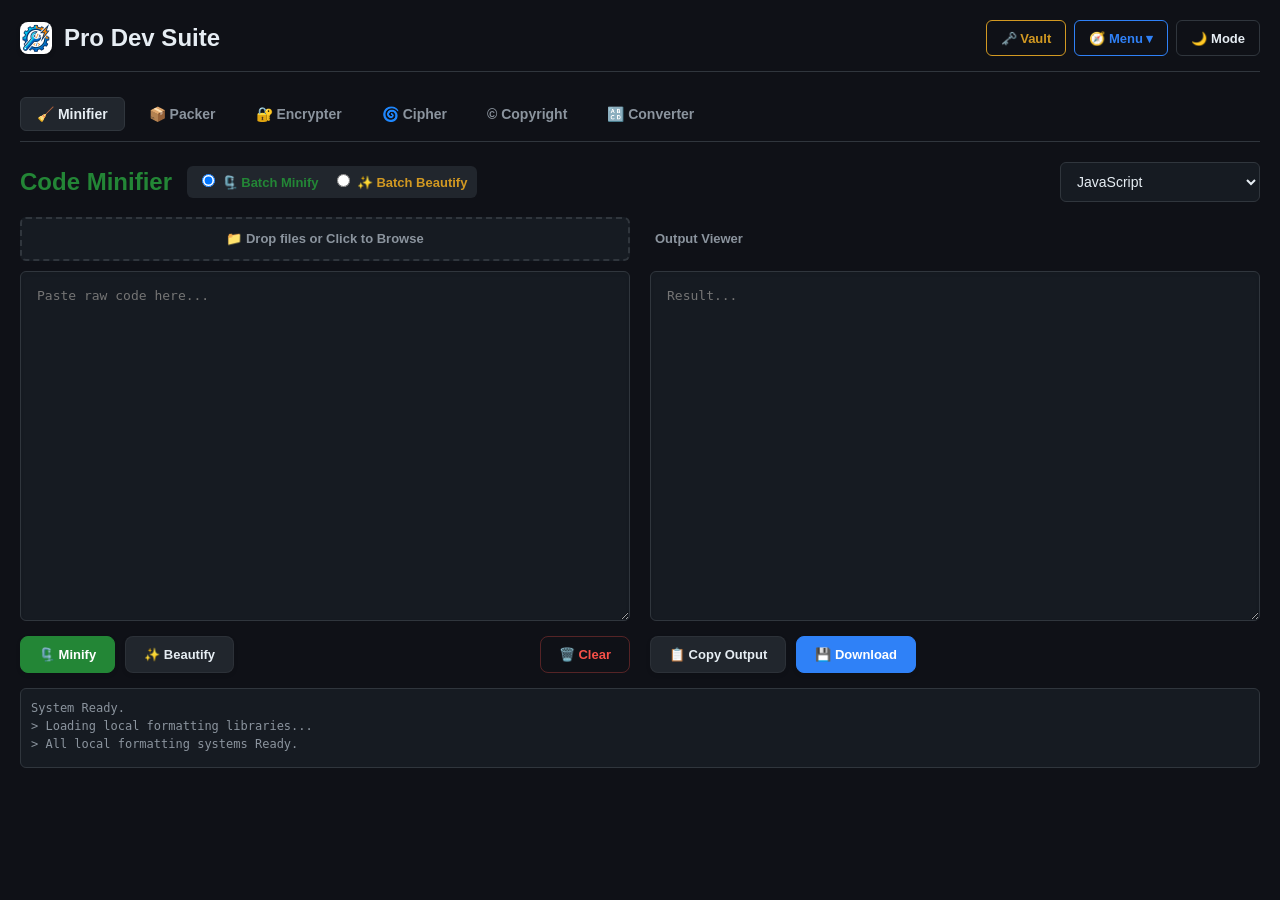
<file: index.html>
<!DOCTYPE html>
<html lang="en">
<head>
<meta charset="UTF-8">
<meta name="viewport" content="width=device-width, initial-scale=1.0">
<title>Pro Developer Tools</title>
<link rel="icon" type="image/png" href="libs/dev-512.png">
<link rel="stylesheet" href="libs/style.css">
<script src="libs/jszip.min.js"></script>
</head>
<body>
<div class="container">

    <div class="app-header" style="display: flex; flex-wrap: wrap; justify-content: space-between; align-items: center; border-bottom: 1px solid var(--border-color); padding-bottom: 15px; margin-bottom: 25px;">
        <div style="display: flex; align-items: center; gap: 12px; flex-shrink: 0;">
            <img src="libs/dev-512.png" alt="Logo" style="width: 32px; height: 32px; border-radius: 8px; box-shadow: 0 2px 4px rgba(0,0,0,0.2); background: #fff;">
            <span style="font-size: 24px; font-weight: bold; color: var(--text-primary);">Pro Dev Suite</span>
        </div>
        
        <div class="header-actions">
            <button id="open-vault-btn" class="header-btn" style="border-color: var(--color-warning); color: var(--color-warning);">🗝️ Vault</button>
            <div class="dropdown-wrapper">
                <button class="header-btn" style="border-color: var(--accent-primary); color: var(--accent-primary); cursor: default;">🧭 Menu ▾</button>
                <div class="dropdown-menu">
                    <a href="workspace.html" class="dropdown-link">💻 Code Workspace</a>
                    <a href="editor.html" class="dropdown-link">⚖️ Diff Editor</a>
                    <a href="scraper.html" class="dropdown-link">🕸️ Data Scraper</a>
                    <a href="notes.html" class="dropdown-link">📝 Dev Notes</a>
                </div>
            </div>
            <button id="theme-toggle-btn" class="header-btn">🌙 Mode</button>
        </div>
    </div>

    <div class="tab-nav">
        <button class="tab-btn active" onclick="openTab(event, 'tab-minify')">🧹 Minifier</button>
        <button class="tab-btn" onclick="openTab(event, 'tab-packer')">📦 Packer</button>
        <button class="tab-btn" onclick="openTab(event, 'tab-crypto')">🔐 Encrypter</button>
        <button class="tab-btn" onclick="openTab(event, 'tab-custom')">🌀 Cipher</button>
        <button class="tab-btn" onclick="openTab(event, 'tab-copyright')">© Copyright</button>
        <button class="tab-btn" onclick="openTab(event, 'tab-converter')">🔠 Converter</button>
    </div>

    <div id="tab-minify" class="tab-pane active">
        <div style="display: flex; flex-wrap: wrap; justify-content: space-between; align-items: center; margin-bottom: 15px; gap: 10px;">
            <div style="display: flex; align-items: center; gap: 15px;">
                <h2 class="tab-title text-success" style="margin:0;">Code Minifier</h2>
                <div style="background: var(--surface-light); padding: 5px 10px; border-radius: var(--radius-md); font-size: 13px;">
                    <label class="text-success fw-bold" style="margin-right:10px;"><input type="radio" name="minify-batch-mode" value="minify" checked> 🗜️ Batch Minify</label>
                    <label class="text-warning fw-bold"><input type="radio" name="minify-batch-mode" value="beautify"> ✨ Batch Beautify</label>
                </div>
            </div>
            <select id="minify-type" class="custom-input" style="width: 200px; margin:0;">
                <option value="js">JavaScript</option><option value="css">CSS</option><option value="html">HTML</option><option value="txt">Text</option>
            </select>
        </div>
        <div class="modern-split-grid">
            <div class="grid-col mobile-order-1">
                <div class="drop-zone drop-zone-wrapper" id="minify-drop-zone" onclick="document.getElementById('minify-file-input').click()">📁 Drop files or Click to Browse</div>
                <input type="file" id="minify-file-input" style="display:none;" accept=".js,.css,.html,.txt" multiple>
                <textarea id="minify-input" class="code-area" style="flex-grow: 1;" placeholder="Paste raw code here..."></textarea>
                <div class="action-row mobile-order-2">
                    <button id="minify-btn-min" style="background: var(--color-success); color: #fff; border-color: var(--color-success);">🗜️ Minify</button>
                    <button id="minify-btn-beautify">✨ Beautify</button>
                    <button id="minify-btn-clear" class="btn-clear" style="margin-left: auto;">🗑️ Clear</button>
                </div>
            </div>
            <div class="grid-col mobile-order-3">
                <div class="drop-zone-wrapper" style="color: var(--text-secondary); font-size: 13px; font-weight: bold; justify-content: flex-start; padding-left: 5px;">Output Viewer</div>
                <textarea id="minify-output" class="code-area" style="flex-grow: 1;" readonly placeholder="Result..."></textarea>
                <div class="action-row mobile-order-4">
                    <button id="minify-copy-btn" class="copy-btn">📋 Copy Output</button>
                    <button id="minify-dl-btn" style="background: var(--accent-primary); color: #fff; border-color: var(--accent-primary);">💾 Download</button>
                    <button id="minify-dl-zip" class="zip-btn" style="display:none; background: var(--color-warning); color: #fff; border-color: var(--color-warning);">📦 Zip Download</button>
                </div>
            </div>
        </div>
        <div id="minify-log-area" class="log-area"><div>System Ready.</div></div>
    </div>

    <div id="tab-packer" class="tab-pane">
        <div style="display: flex; flex-wrap: wrap; justify-content: flex-start; align-items: center; margin-bottom: 15px; gap: 15px;">
            <h2 class="tab-title text-accent" style="margin:0;">JS Packer</h2>
            <div style="background: var(--surface-light); padding: 5px 10px; border-radius: var(--radius-md); font-size: 13px;">
                <label class="text-accent fw-bold" style="margin-right:10px;"><input type="radio" name="packer-batch-mode" value="pack" checked> 📦 Batch Pack</label>
                <label class="text-warning fw-bold"><input type="radio" name="packer-batch-mode" value="unpack"> 🔓 Batch Unpack</label>
            </div>
        </div>
        <div class="modern-split-grid">
            <div class="grid-col mobile-order-1">
                <div class="drop-zone drop-zone-wrapper" id="packer-drop-zone" onclick="document.getElementById('packer-file-input').click()">📁 Drop files or Click to Browse</div>
                <input type="file" id="packer-file-input" style="display:none;" accept=".js" multiple>
                <textarea id="packer-input" class="code-area" style="flex-grow: 1;" placeholder="// Paste JS code here..."></textarea>
                <div class="action-row mobile-order-2">
                    <button id="packer-btn-pack" style="background: var(--accent-primary); color: #fff; border-color: var(--accent-primary);">📦 Pack JS</button>
                    <button id="packer-btn-unpack">🔓 Unpack JS</button>
                    <button id="packer-btn-clear" class="btn-clear" style="margin-left: auto;">🗑️ Clear</button>
                </div>
            </div>
            <div class="grid-col mobile-order-3">
                <div class="drop-zone-wrapper" style="color: var(--text-secondary); font-size: 13px; font-weight: bold; justify-content: flex-start; padding-left: 5px;">Output Viewer</div>
                <textarea id="packer-output" class="code-area" style="flex-grow: 1;" readonly placeholder="Result..."></textarea>
                <div class="action-row mobile-order-4">
                    <button id="packer-copy-btn" class="copy-btn">📋 Copy Output</button>
                    <button id="packer-dl-btn" style="background: var(--accent-primary); color: #fff; border-color: var(--accent-primary);">💾 Download</button>
                    <button id="packer-dl-zip" class="zip-btn" style="display:none; background: var(--color-warning); color: #fff; border-color: var(--color-warning);">📦 Zip Download</button>
                </div>
            </div>
        </div>
        <div id="packer-log-area" class="log-area"><div>System Ready.</div></div>
    </div>

    <div id="tab-crypto" class="tab-pane">
        <div style="display: flex; flex-wrap: wrap; justify-content: space-between; align-items: center; margin-bottom: 15px; gap: 10px;">
            <div style="display: flex; align-items: center; gap: 15px;">
                <h2 class="tab-title text-danger" style="margin:0;">AES Encrypter</h2>
                <div style="background: var(--surface-light); padding: 5px 10px; border-radius: var(--radius-md); font-size: 13px;">
                    <label class="text-danger fw-bold" style="margin-right:10px;"><input type="radio" name="crypto-batch-mode" value="encrypt" checked> 🔒 Batch Encrypt</label>
                    <label class="text-warning fw-bold"><input type="radio" name="crypto-batch-mode" value="decrypt"> 🔓 Batch Decrypt</label>
                </div>
            </div>
            <div style="display: flex; gap: 10px; align-items: center;">
                <div style="position: relative;">
                    <input type="password" id="crypto-pass" class="custom-input" placeholder="🔑 Master Password" style="width: 220px; padding-right: 35px;">
                    <button type="button" onclick="togglePwd('crypto-pass')" style="position: absolute; right: 8px; top: 50%; transform: translateY(-50%); background: transparent; border: none; color: var(--text-secondary); cursor: pointer; padding: 0;">👁️</button>
                </div>
                <button id="crypto-gen-btn" class="header-btn">🎲 Gen</button>
            </div>
        </div>
        <div class="modern-split-grid">
            <div class="grid-col mobile-order-1">
                <div class="drop-zone drop-zone-wrapper" id="crypto-drop-zone" onclick="document.getElementById('crypto-file-input').click()">📁 Drop files or Click to Browse</div>
                <input type="file" id="crypto-file-input" style="display:none;" multiple>
                <textarea id="crypto-input" class="code-area" style="flex-grow: 1;" placeholder="Paste text/cipher here..."></textarea>
                <div class="action-row mobile-order-2">
                    <button id="crypto-btn-enc" style="background: var(--color-danger); color: #fff; border-color: var(--color-danger);">🔒 Encrypt</button>
                    <button id="crypto-btn-dec">🔓 Decrypt</button>
                    <button id="crypto-btn-clear" class="btn-clear" style="margin-left: auto;">🗑️ Clear</button>
                </div>
            </div>
            <div class="grid-col mobile-order-3">
                <div class="drop-zone-wrapper" style="color: var(--text-secondary); font-size: 13px; font-weight: bold; justify-content: flex-start; padding-left: 5px;">Secure Output</div>
                <textarea id="crypto-output" class="code-area" style="flex-grow: 1;" readonly placeholder="Secure result..."></textarea>
                <div class="action-row mobile-order-4">
                    <button id="crypto-copy-btn" class="copy-btn">📋 Copy Output</button>
                    <button id="crypto-dl-btn" style="background: var(--accent-primary); color: #fff; border-color: var(--accent-primary);">💾 Download</button>
                    <button id="crypto-dl-zip" class="zip-btn" style="display:none; background: var(--color-warning); color: #fff; border-color: var(--color-warning);">📦 Zip Download</button>
                </div>
            </div>
        </div>
        <div id="crypto-log-area" class="log-area"><div>System Ready.</div></div>
    </div>

    <div id="tab-custom" class="tab-pane">
        <div style="display: flex; flex-wrap: wrap; justify-content: space-between; align-items: center; margin-bottom: 15px; gap: 10px;">
            <div style="display: flex; align-items: center; gap: 15px;">
                <h2 class="tab-title text-custom" style="margin:0;">Custom Cipher</h2>
                <div style="background: var(--surface-light); padding: 5px 10px; border-radius: var(--radius-md); font-size: 13px;">
                    <label class="text-custom fw-bold" style="margin-right:10px;"><input type="radio" name="custom-batch-mode" value="encrypt" checked> 🌀 Batch Obfuscate</label>
                    <label class="text-warning fw-bold"><input type="radio" name="custom-batch-mode" value="decrypt"> 🔄 Batch Reveal</label>
                </div>
            </div>
            <div style="display: flex; gap: 10px; align-items: center;">
                <div style="position: relative;">
                    <input type="password" id="custom-pass" class="custom-input" placeholder="🔑 Shift Password" style="width: 220px; padding-right: 35px;">
                    <button type="button" onclick="togglePwd('custom-pass')" style="position: absolute; right: 8px; top: 50%; transform: translateY(-50%); background: transparent; border: none; color: var(--text-secondary); cursor: pointer; padding: 0;">👁️</button>
                </div>
                <button id="custom-gen-btn" class="header-btn">🎲 Gen</button>
            </div>
        </div>
        <div class="modern-split-grid">
            <div class="grid-col mobile-order-1">
                <div class="drop-zone drop-zone-wrapper" id="custom-drop-zone" onclick="document.getElementById('custom-file-input').click()">📁 Drop files or Click to Browse</div>
                <input type="file" id="custom-file-input" style="display:none;" multiple>
                <textarea id="custom-input" class="code-area" style="flex-grow: 1;" placeholder="Paste data here..."></textarea>
                <div class="action-row mobile-order-2">
                    <button id="custom-btn-enc" style="background: var(--color-custom); color: #fff; border-color: var(--color-custom);">🌀 Obfuscate</button>
                    <button id="custom-btn-dec">🔄 Reveal</button>
                    <button id="custom-btn-clear" class="btn-clear" style="margin-left: auto;">🗑️ Clear</button>
                </div>
            </div>
            <div class="grid-col mobile-order-3">
                <div class="drop-zone-wrapper" style="color: var(--text-secondary); font-size: 13px; font-weight: bold; justify-content: flex-start; padding-left: 5px;">Cipher Output</div>
                <textarea id="custom-output" class="code-area" style="flex-grow: 1;" readonly placeholder="Cipher result..."></textarea>
                <div class="action-row mobile-order-4">
                    <button id="custom-copy-btn" class="copy-btn">📋 Copy Output</button>
                    <button id="custom-dl-btn" style="background: var(--accent-primary); color: #fff; border-color: var(--accent-primary);">💾 Download</button>
                    <button id="custom-dl-zip" class="zip-btn" style="display:none; background: var(--color-warning); color: #fff; border-color: var(--color-warning);">📦 Zip Download</button>
                </div>
            </div>
        </div>
        <div id="custom-log-area" class="log-area"><div>System Ready.</div></div>
    </div>

    <div id="tab-copyright" class="tab-pane">
        <div style="display: flex; flex-wrap: wrap; justify-content: flex-start; align-items: center; margin-bottom: 15px; gap: 15px;">
            <h2 class="tab-title text-warning" style="margin:0;">Copyright Manager</h2>
            <div style="background: var(--surface-light); padding: 5px 10px; border-radius: var(--radius-md); font-size: 13px;">
                <label class="text-success fw-bold" style="margin-right:10px;"><input type="radio" name="copyright-batch-mode" value="inject" checked> ➕ Batch Inject</label>
                <label class="text-danger fw-bold"><input type="radio" name="copyright-batch-mode" value="remove"> ➖ Batch Remove</label>
            </div>
        </div>
        <div class="modern-split-grid">
            <div class="grid-col mobile-order-1">
                <div class="drop-zone drop-zone-wrapper" id="copyright-drop-zone" onclick="document.getElementById('copyright-file-input').click()">📁 Drop files or Click to Browse</div>
                <input type="file" id="copyright-file-input" style="display:none;" multiple>
                <textarea id="copyright-input" class="code-area" style="flex-grow: 1;" placeholder="Paste code here..."></textarea>
                <div class="action-row mobile-order-2">
                    <button id="copyright-btn-inject" style="background: var(--color-warning); color: #fff; border-color: var(--color-warning);">➕ Inject Header</button>
                    <button id="copyright-btn-remove">➖ Remove</button>
                    <button id="copyright-btn-clear" class="btn-clear" style="margin-left: auto;">🗑️ Clear</button>
                </div>
            </div>
            <div class="grid-col mobile-order-3">
                <div class="drop-zone-wrapper" style="color: var(--text-secondary); font-size: 13px; font-weight: bold; justify-content: flex-start; padding-left: 5px;">Processed Output</div>
                <textarea id="copyright-output" class="code-area" style="flex-grow: 1;" readonly placeholder="Result will appear here..."></textarea>
                <div class="action-row mobile-order-4">
                    <button id="copyright-copy-btn" class="copy-btn">📋 Copy Output</button>
                    <button id="copyright-dl-btn" style="background: var(--accent-primary); color: #fff; border-color: var(--accent-primary);">💾 Download</button>
                    <button id="copyright-dl-zip" class="zip-btn" style="display:none; background: var(--color-warning); color: #fff; border-color: var(--color-warning);">📦 Zip Download</button>
                </div>
            </div>
        </div>
        <div id="copyright-log-area" class="log-area"><div>System Ready.</div></div>
    </div>

    <div id="tab-converter" class="tab-pane">
        <div style="display: flex; flex-wrap: wrap; justify-content: space-between; align-items: center; margin-bottom: 15px; gap: 10px;">
            <div style="display: flex; align-items: center; gap: 15px;">
                <h2 class="tab-title text-teal" style="margin:0;">Data Converter</h2>
                <div style="background: var(--surface-light); padding: 5px 10px; border-radius: var(--radius-md); font-size: 13px;">
                    <label class="text-teal fw-bold" style="margin-right:10px;"><input type="radio" name="converter-batch-mode" value="encode" checked> 🔒 Batch Encode</label>
                    <label class="text-warning fw-bold"><input type="radio" name="converter-batch-mode" value="decode"> 🔓 Batch Decode</label>
                </div>
            </div>
            <select id="converter-type" class="custom-input" style="width: 220px; margin:0;">
                <option value="base64">Base64</option><option value="url">URL Encode</option><option value="hex">Hexadecimal</option><option value="unicode">Unicode Escape (\uXXXX)</option><option value="ascii">ASCII Char Codes</option><option value="html-entities">HTML Entities</option><option value="svg">SVG ↔ Data URI</option><option value="json">JSON Minify ↔ Format</option><option value="jwt">JWT Decode</option><option value="sha256">SHA-256 Hash</option><option value="sha512">SHA-512 Hash</option>
            </select>
        </div>
        <div class="modern-split-grid">
            <div class="grid-col mobile-order-1">
                <div class="drop-zone drop-zone-wrapper" id="converter-drop-zone" onclick="document.getElementById('converter-file-input').click()">📁 Drop files or Click to Browse</div>
                <input type="file" id="converter-file-input" style="display:none;" multiple>
                <textarea id="converter-input" class="code-area" style="flex-grow: 1;" placeholder="Paste data here..."></textarea>
                <div class="action-row mobile-order-2">
                    <button id="converter-btn-enc" style="background: var(--color-teal); color: #fff; border-color: var(--color-teal);">🔒 Encode</button>
                    <button id="converter-btn-dec">🔓 Decode</button>
                    <button id="converter-btn-clear" class="btn-clear" style="margin-left: auto;">🗑️ Clear</button>
                </div>
            </div>
            <div class="grid-col mobile-order-3">
                <div class="drop-zone-wrapper" style="color: var(--text-secondary); font-size: 13px; font-weight: bold; justify-content: flex-start; padding-left: 5px;">Converted Output</div>
                <textarea id="converter-output" class="code-area" style="flex-grow: 1;" readonly placeholder="Result..."></textarea>
                <div class="action-row mobile-order-4">
                    <button id="converter-copy-btn" class="copy-btn">📋 Copy Output</button>
                    <button id="converter-dl-btn" style="background: var(--accent-primary); color: #fff; border-color: var(--accent-primary);">💾 Download</button>
                    <button id="converter-dl-zip" class="zip-btn" style="display:none; background: var(--color-warning); color: #fff; border-color: var(--color-warning);">📦 Zip Download</button>
                </div>
            </div>
        </div>
        <div id="converter-log-area" class="log-area"><div>System Ready.</div></div>
    </div>

    <div id="vault-modal" class="modal-overlay">
        <div class="modal-content">
            <div class="modal-header">
                <h3 style="margin:0; color: var(--color-warning);">🗝️ Local Password Vault</h3>
                <button id="close-vault-btn" class="btn-clear" style="padding: 5px 10px; height:auto; border-radius: 4px;">❌</button>
            </div>
            <div class="modal-body" id="vault-list" style="color: var(--text-secondary); min-height: 100px; display:flex; flex-direction: column; gap: 10px;">
            </div>
            <div class="modal-footer" style="margin-top: 15px; border-top: 1px solid var(--border-color); padding-top: 10px;">
                <button onclick="clearVault()" class="btn-clear" style="width: 100%; margin-bottom: 10px; border-radius: 4px; padding: 5px;">🗑️ Clear Vault History</button>
                <small style="color:var(--text-secondary); display:block; text-align:center;">Passwords are stored securely in your browser's offline LocalStorage.</small>
            </div>
        </div>
    </div>

</div>

<script>
function openTab(evt, tabName) {
    document.querySelectorAll(".tab-pane").forEach(el => el.classList.remove("active"));
    document.querySelectorAll(".tab-btn").forEach(el => el.classList.remove("active"));
    document.getElementById(tabName).classList.add("active");
    evt.currentTarget.classList.add("active");
}

// Global Logging Engine
window.logMsg = function(tool, msg, type="info"){
    const el = document.getElementById(`${tool}-log-area`);
    if(!el) return;
    const div = document.createElement("div"); 
    div.style.color = type === 'error' ? 'var(--color-danger)' : 'inherit';
    div.textContent = "> " + msg;
    el.appendChild(div); el.scrollTop = el.scrollHeight;
    
    // Automatically reveal ZIP button when JS triggers completion
    if(msg.includes('ZIP Ready') || msg.includes('ZIP Archive Ready')) {
        const zipBtn = document.getElementById(`${tool}-dl-zip`);
        if(zipBtn) zipBtn.style.display = 'block';
    }
};

window.activeZips = { minify: null, packer: null, crypto: null, custom: null, copyright: null, converter: null };

// Single Output Global Copy/Download Handlers
['minify', 'packer', 'crypto', 'custom', 'copyright', 'converter'].forEach(tool => {
    const copyBtn = document.getElementById(`${tool}-copy-btn`);
    if(copyBtn) {
        copyBtn.onclick = (e) => {
            const output = document.getElementById(`${tool}-output`);
            if(!output || !output.value) return;
            navigator.clipboard.writeText(output.value).then(() => {
                const orig = e.target.innerHTML;
                e.target.innerHTML = "✔ Copied!";
                setTimeout(() => { e.target.innerHTML = orig; }, 1500);
            });
        };
    }
    const dlBtn = document.getElementById(`${tool}-dl-btn`);
    if(dlBtn) {
        dlBtn.onclick = () => {
            const output = document.getElementById(`${tool}-output`);
            if (!output || !output.value) return window.logMsg(tool, 'Nothing to download.', 'error');
            const blob = new Blob([output.value], { type: 'text/plain' });
            const a = document.createElement("a");
            a.href = URL.createObjectURL(blob); a.download = `result.txt`;
            document.body.appendChild(a); a.click(); document.body.removeChild(a);
        };
    }
    
    // Wire up the exact ZIP download logic from your original files
    const zipBtn = document.getElementById(`${tool}-dl-zip`);
    if(zipBtn) {
        zipBtn.onclick = async () => {
            if (!window.activeZips[tool]) return;
            const content = await window.activeZips[tool].generateAsync({ type: "blob" });
            const url = URL.createObjectURL(content);
            const a = document.createElement('a'); 
            a.href = url; a.download = `${tool}_batch_results.zip`;
            document.body.appendChild(a); a.click(); document.body.removeChild(a); URL.revokeObjectURL(url);
        };
    }
});

// Vault Logic
function togglePwd(id) {
    const input = document.getElementById(id);
    input.type = input.type === 'password' ? 'text' : 'password';
}

function renderVault() {
    const list = document.getElementById('vault-list');
    const vault = JSON.parse(localStorage.getItem('dev_vault_passwords') || '[]');
    if (vault.length === 0) { list.innerHTML = '<div style="text-align:center; padding:20px;">Vault is empty. Generated passwords will appear here.</div>'; return; }
    list.innerHTML = vault.map(v => `<div style="background:var(--surface-light); padding:10px; border-radius:var(--radius-md); border:1px solid var(--border-color);">
        <div style="font-size:12px; color:var(--text-secondary); margin-bottom:5px;">${v.date} - ${v.tool}</div>
        <div style="font-family:monospace; color:var(--accent-primary); font-size:14px; word-break:break-all;">${v.pass}</div>
    </div>`).reverse().join('');
}

function clearVault() {
    if(confirm('Delete all saved passwords from this browser?')) {
        localStorage.removeItem('dev_vault_passwords');
        renderVault();
    }
}

function saveToVault(pwd, toolName) {
    let vault = JSON.parse(localStorage.getItem('dev_vault_passwords') || '[]');
    vault.push({ date: new Date().toLocaleString(), tool: toolName, pass: pwd });
    localStorage.setItem('dev_vault_passwords', JSON.stringify(vault));
    renderVault();
}

function handleGenClick(e, inputId, toolName) {
    const chars = "abcdefghijklmnopqrstuvwxyzABCDEFGHIJKLMNOPQRSTUVWXYZ0123456789!@#$%^&*";
    let pwd = ""; for(let i=0; i<16; i++) pwd += chars.charAt(Math.floor(Math.random() * chars.length));
    const passInput = document.getElementById(inputId);
    passInput.type = 'text'; passInput.value = pwd;
    saveToVault(pwd, toolName);
    navigator.clipboard.writeText(pwd).then(() => {
        const orig = e.target.innerHTML;
        e.target.innerHTML = "✔ Copied!";
        window.logMsg(toolName === 'AES Encrypter' ? 'crypto' : 'custom', 'Password generated and saved to Vault.', 'success');
        setTimeout(() => { e.target.innerHTML = orig; }, 2000);
    });
}

const cryptoGenBtn = document.getElementById('crypto-gen-btn');
if(cryptoGenBtn) cryptoGenBtn.onclick = (e) => handleGenClick(e, 'crypto-pass', 'AES Encrypter');

const customGenBtn = document.getElementById('custom-gen-btn');
if(customGenBtn) customGenBtn.onclick = (e) => handleGenClick(e, 'custom-pass', 'Custom Cipher');

const vaultBtn = document.getElementById('open-vault-btn');
const vaultModal = document.getElementById('vault-modal');
const closeVaultBtn = document.getElementById('close-vault-btn');
if(vaultBtn) vaultBtn.onclick = () => { renderVault(); vaultModal.classList.add('active'); };
if(closeVaultBtn) closeVaultBtn.onclick = () => vaultModal.classList.remove('active');
window.addEventListener('click', (e) => { if(e.target === vaultModal) vaultModal.classList.remove('active'); });

// Theme Logic
const themeBtn = document.getElementById('theme-toggle-btn');
const htmlTag = document.documentElement;
const savedTheme = localStorage.getItem('app_theme');
if (savedTheme === 'light') { htmlTag.setAttribute('data-theme', 'light'); if (themeBtn) themeBtn.textContent = '☀️ Mode'; }
if (themeBtn) {
    themeBtn.onclick = () => {
        if (htmlTag.getAttribute('data-theme') === 'light') { htmlTag.removeAttribute('data-theme'); localStorage.setItem('app_theme', 'dark'); themeBtn.textContent = '🌙 Mode'; } 
        else { htmlTag.setAttribute('data-theme', 'light'); localStorage.setItem('app_theme', 'light'); themeBtn.textContent = '☀️ Mode'; }
    };
}
</script>

<script src="libs/minify.js"></script>
<script src="libs/packer.js"></script>
<script src="libs/crypto.js"></script>
<script src="libs/custom.js"></script>
<script src="libs/copyright.js"></script>
<script src="libs/converter.js"></script>
<script src="libs/vault.js"></script>
</body>
</html>
</file>
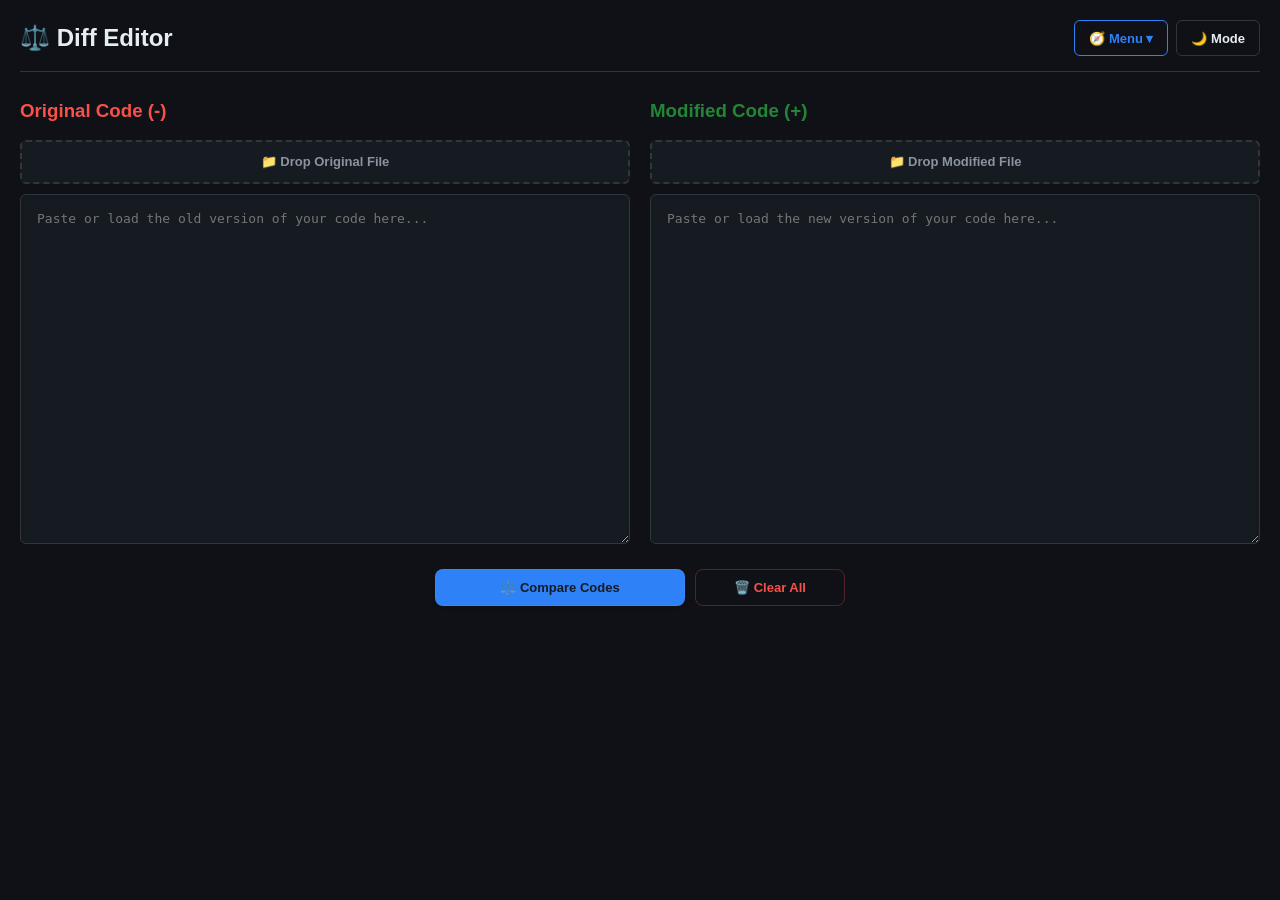
<file: editor.html>
<!DOCTYPE html>
<html lang="en">
<head>
<meta charset="UTF-8">
<meta name="viewport" content="width=device-width, initial-scale=1.0">
<title>Diff Checker - Pro Developer Tools</title>
<link rel="icon" type="image/png" href="libs/dev-512.png">
<link rel="stylesheet" href="libs/style.css">
<style>
    .modern-split-grid { display: grid; grid-template-columns: 1fr 1fr; gap: 20px; align-items: stretch; }
    .grid-col { display: flex; flex-direction: column; gap: 10px; height: 100%; }
    
    /* Specific styles for Diff Highlighting (Restored from your original file) */
    .diff-container { display: grid; grid-template-columns: 1fr 1fr; gap: 20px; margin-top: 20px; }
    .diff-pane { background: var(--bg-start); border: 1px solid var(--border-color); border-radius: var(--radius-md); padding: 15px; overflow-y: auto; height: 500px; font-family: monospace; font-size: 13px; white-space: pre-wrap; word-wrap: break-word; }
    .diff-line { padding: 2px 5px; border-radius: 3px; display: block; min-height: 18px; }
    .diff-added { background-color: rgba(34, 197, 94, 0.15); color: var(--color-success); border-left: 3px solid var(--color-success); }
    .diff-removed { background-color: rgba(239, 68, 68, 0.15); color: var(--color-error); text-decoration: line-through; border-left: 3px solid var(--color-error); }
    .diff-unchanged { color: var(--text-secondary); }
    .diff-line-number { display: inline-block; width: 35px; color: var(--text-secondary); text-align: right; margin-right: 15px; user-select: none; }
    .spacer-line { background: transparent; color: transparent; user-select: none; }
    
    @media screen and (max-width: 768px) {
        .modern-split-grid { display: flex; flex-direction: column; }
        .diff-container { display: flex; flex-direction: column; gap: 10px; }
        .diff-pane { height: 350px; }
    }
</style>
</head>
<body>

<div class="container" style="max-width: 1600px;"> 
    <div class="app-header" style="display: flex; flex-wrap: wrap; justify-content: space-between; align-items: center; border-bottom: 1px solid var(--border-color); padding-bottom: 15px; margin-bottom: 25px;">
        <span style="font-size: 24px; font-weight: bold; color: var(--text-primary);">⚖️ Diff Editor</span>
        <div class="header-actions">
            <div class="dropdown-wrapper">
                <button class="header-btn" style="border-color: var(--accent-primary); color: var(--accent-primary); cursor: default;">🧭 Menu ▾</button>
                <div class="dropdown-menu">
                    <a href="index.html" class="dropdown-link">🏠 Main Suite</a>
                    <a href="workspace.html" class="dropdown-link">💻 Code Workspace</a>
                    <a href="scraper.html" class="dropdown-link">🕸️ Data Scraper</a>
                    <a href="notes.html" class="dropdown-link">📝 Dev Notes</a>
                </div>
            </div>
            <button id="theme-toggle-btn" class="header-btn">🌙 Mode</button>
        </div>
    </div>

    <div class="modern-split-grid">
        <div class="grid-col">
            <div style="display: flex; justify-content: space-between; align-items: center; margin-bottom: 5px;">
                <h3 class="text-danger" style="margin: 0;">Original Code (-)</h3>
            </div>
            <div class="drop-zone drop-zone-wrapper" onclick="document.getElementById('diff-file-original').click()">📁 Drop Original File</div>
            <input type="file" id="diff-file-original" style="display: none;">
            <textarea id="diff-original" class="code-area" style="flex-grow: 1; height: 300px;" placeholder="Paste or load the old version of your code here..."></textarea>
        </div>
        
        <div class="grid-col">
            <div style="display: flex; justify-content: space-between; align-items: center; margin-bottom: 5px;">
                <h3 class="text-success" style="margin: 0;">Modified Code (+)</h3>
            </div>
            <div class="drop-zone drop-zone-wrapper" onclick="document.getElementById('diff-file-modified').click()">📁 Drop Modified File</div>
            <input type="file" id="diff-file-modified" style="display: none;">
            <textarea id="diff-modified" class="code-area" style="flex-grow: 1; height: 300px;" placeholder="Paste or load the new version of your code here..."></textarea>
        </div>
    </div>

    <div class="action-row" style="justify-content: center; margin: 25px 0;">
        <button id="btn-compare" style="background: var(--accent-primary); color: var(--surface-dark); flex: 0 1 250px;">⚖️ Compare Codes</button>
        <button id="btn-clear" class="btn-clear" style="flex: 0 1 150px;">🗑️ Clear All</button>
    </div>

    <div id="diff-result-wrapper" style="display: none;">
        <h3 style="border-bottom: 1px solid var(--border-color); padding-bottom: 10px; margin-top: 10px;">Visual Difference</h3>
        <div class="diff-container" id="diff-result">
            <div class="diff-pane" id="diff-out-left"></div>
            <div class="diff-pane" id="diff-out-right"></div>
        </div>
    </div>

</div>

<script>
    // Theme Toggle Logic
    const themeBtn = document.getElementById('theme-toggle-btn');
    const htmlTag = document.documentElement;
    const savedTheme = localStorage.getItem('app_theme');
    if (savedTheme === 'light') { htmlTag.setAttribute('data-theme', 'light'); if (themeBtn) themeBtn.textContent = '☀️ Mode'; }
    if (themeBtn) {
        themeBtn.onclick = () => {
            if (htmlTag.getAttribute('data-theme') === 'light') { htmlTag.removeAttribute('data-theme'); localStorage.setItem('app_theme', 'dark'); themeBtn.textContent = '🌙 Mode'; } 
            else { htmlTag.setAttribute('data-theme', 'light'); localStorage.setItem('app_theme', 'light'); themeBtn.textContent = '☀️ Mode'; }
        };
    }
</script>

<script src="libs/editor.js"></script>
</body>
</html>
</file>
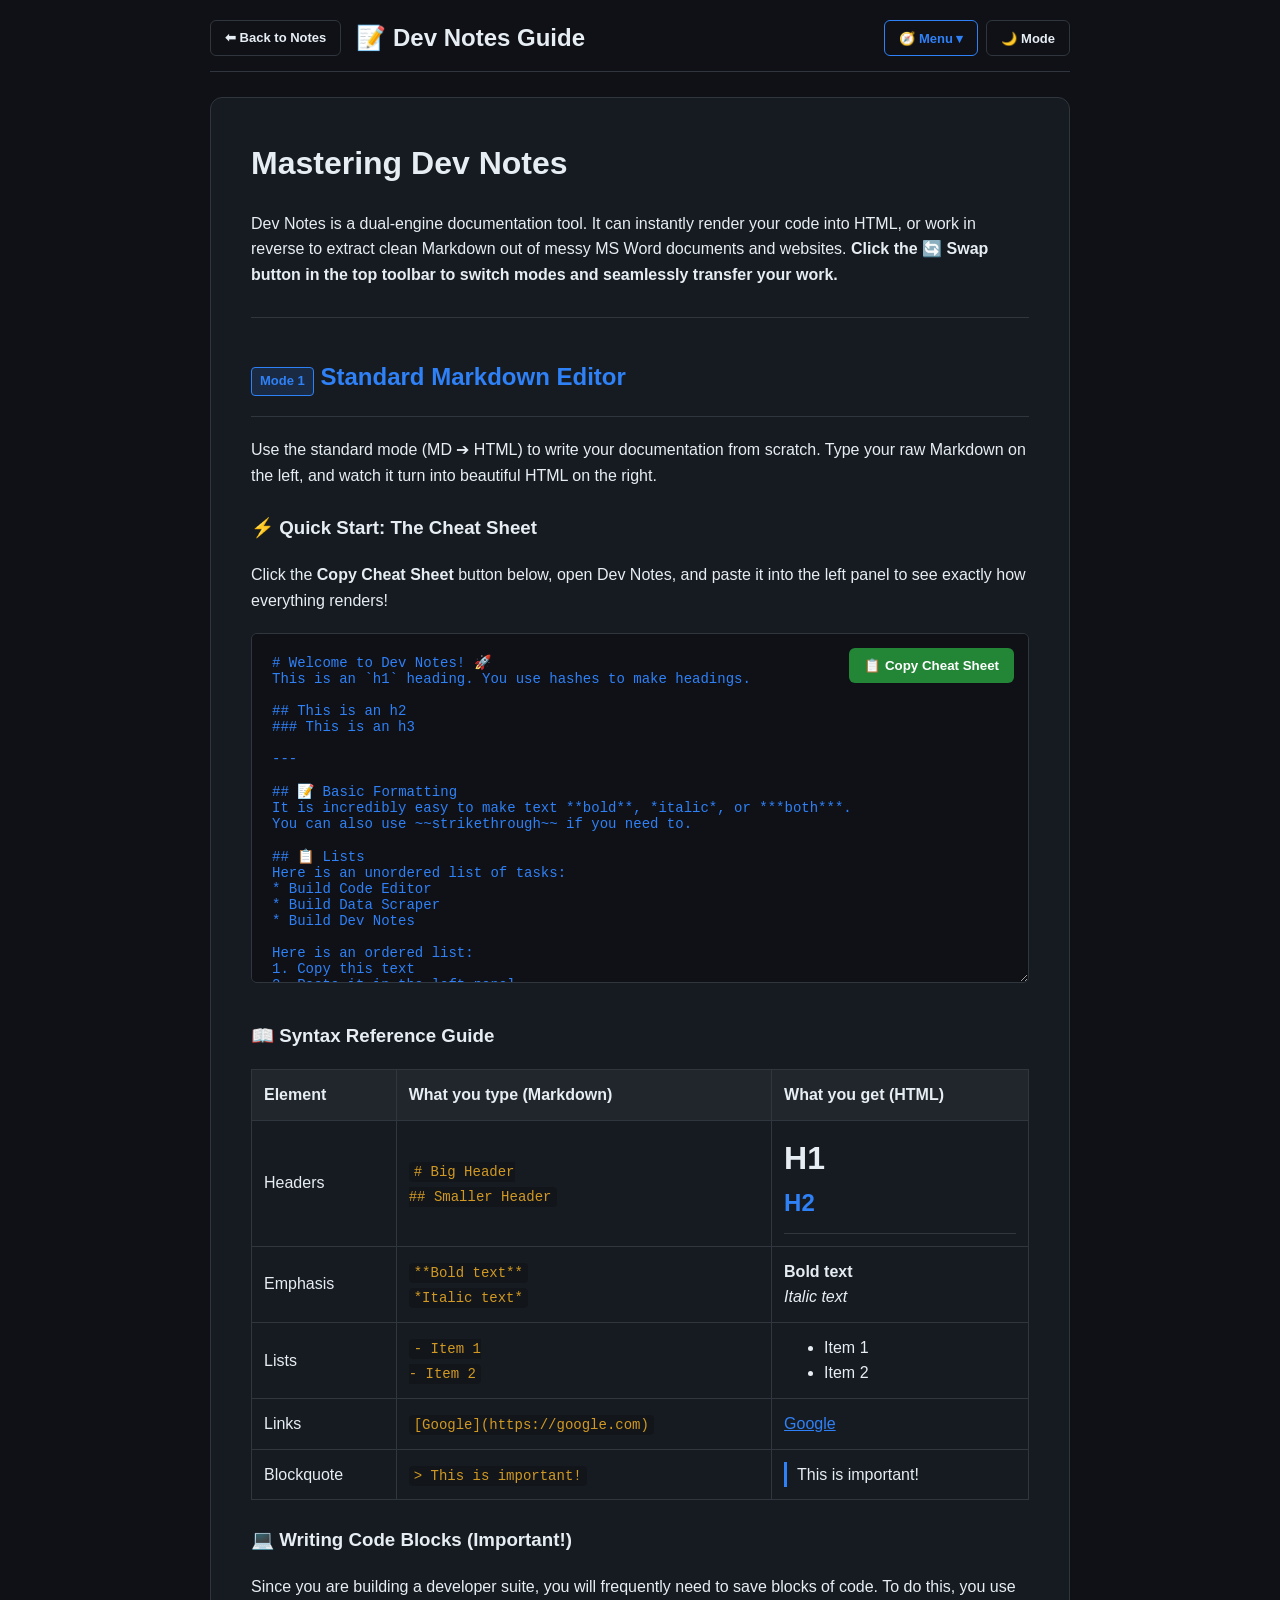
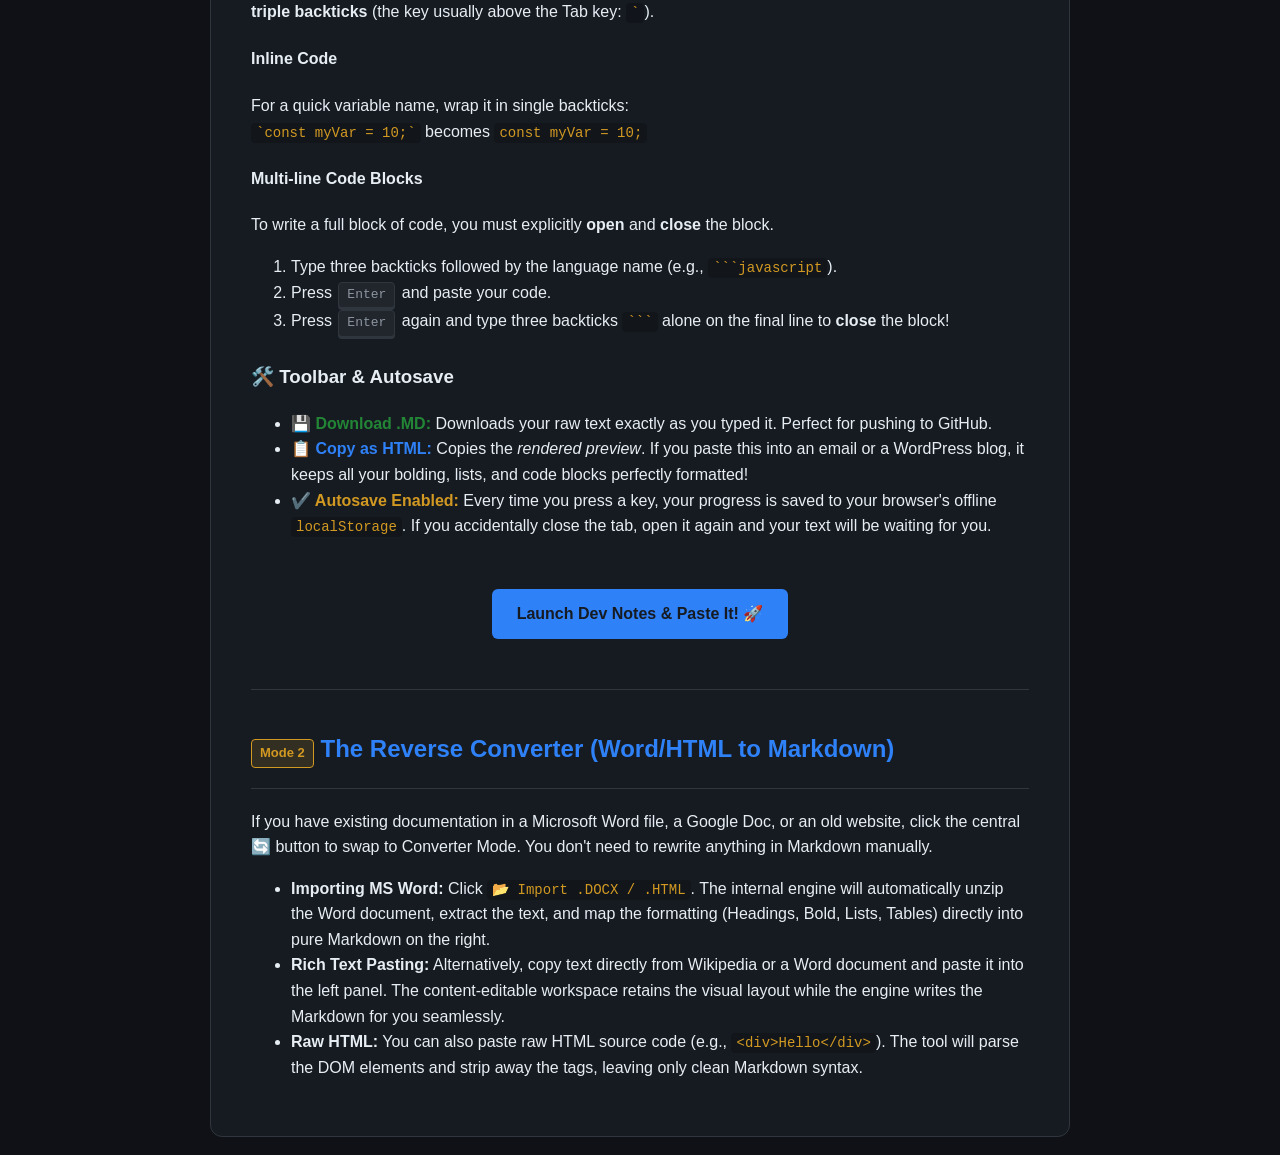
<file: notes-guide.html>
<!DOCTYPE html>
<html lang="en">
<head>
<meta charset="UTF-8">
<meta name="viewport" content="width=device-width, initial-scale=1.0">
<title>Dev Notes Guide - Pro Developer Tools</title>
<link rel="icon" type="image/png" href="libs/dev-512.png">
<link rel="stylesheet" href="libs/style.css">
<style>
    .guide-content { background: var(--surface-dark); padding: 40px; border-radius: var(--radius-lg); border: 1px solid var(--border-color); box-shadow: var(--shadow-soft); font-size: 16px; line-height: 1.6; }
    .guide-content h2 { color: var(--accent-primary); border-bottom: 1px solid var(--border-color); padding-bottom: 10px; margin-top: 40px; }
    .guide-content h3 { color: var(--text-primary); margin-top: 25px; }
    
    .guide-content pre { background: var(--bg-start); padding: 15px; border-radius: var(--radius-md); overflow-x: auto; border: 1px solid var(--border-color); font-family: 'Consolas', monospace; font-size: 14px; }
    .guide-content code { font-family: 'Consolas', monospace; color: var(--color-warning); background: rgba(0,0,0,0.2); padding: 2px 5px; border-radius: 4px; font-size: 14px; }
    .guide-content pre code { background: transparent; padding: 0; color: var(--text-primary); }
    
    .keyboard-key { display: inline-block; background: var(--surface-light); border: 1px solid var(--border-color); padding: 2px 8px; border-radius: 4px; font-family: monospace; font-size: 13px; color: var(--text-secondary); box-shadow: 0 2px 0 var(--border-color); margin: 0 2px; }
    
    table { width: 100%; border-collapse: collapse; margin-top: 15px; }
    th, td { padding: 12px; border: 1px solid var(--border-color); text-align: left; }
    th { background: var(--surface-light); color: var(--text-primary); }

    .cheat-sheet-box { position: relative; margin-top: 20px; margin-bottom: 30px; }
    #cheat-sheet-area { width: 100%; height: 350px; background: var(--bg-start); color: var(--accent-primary); border: 1px solid var(--border-color); border-radius: var(--radius-md); padding: 20px; font-family: monospace; font-size: 14px; resize: vertical; box-sizing: border-box; outline: none; }
    #btn-copy-cheat { position: absolute; top: 15px; right: 15px; background: var(--color-success); color: #fff; height: 35px; padding: 0 15px; border: none; border-radius: var(--radius-md); font-weight: bold; cursor: pointer; transition: 0.2s; }
    #btn-copy-cheat:hover { opacity: 0.8; }
    
    .mode-badge { display: inline-block; padding: 3px 8px; border-radius: 4px; font-size: 13px; font-weight: bold; margin-bottom: 10px; }
    .badge-md { background: rgba(47, 129, 247, 0.15); color: var(--accent-primary); border: 1px solid var(--accent-primary); }
    .badge-html { background: rgba(210, 153, 34, 0.15); color: var(--color-warning); border: 1px solid var(--color-warning); }
</style>
</head>
<body>

<div class="container" style="max-width: 900px;">

    <div class="app-header" style="display: flex; flex-wrap: wrap; justify-content: space-between; align-items: center; border-bottom: 1px solid var(--border-color); padding-bottom: 15px; margin-bottom: 25px;">
        <div style="display: flex; align-items: center; gap: 15px;">
            <a href="notes.html" class="header-btn" style="text-decoration: none;">⬅ Back to Notes</a>
            <span style="font-size: 24px; font-weight: bold; color: var(--text-primary);">📝 Dev Notes Guide</span>
        </div>
        
        <div class="header-actions">
            <div class="dropdown-wrapper">
                <button class="header-btn" style="border-color: var(--accent-primary); color: var(--accent-primary); cursor: default;">🧭 Menu ▾</button>
                <div class="dropdown-menu">
                    <a href="index.html" class="dropdown-link">🏠 Main Suite</a>
                    <a href="workspace.html" class="dropdown-link">💻 Code Workspace</a>
                    <a href="editor.html" class="dropdown-link">⚖️ Diff Editor</a>
                    <a href="scraper.html" class="dropdown-link">🕸️ Data Scraper</a>
                    <a href="notes.html" class="dropdown-link">📝 Dev Notes</a>
                </div>
            </div>
            <button id="theme-toggle-btn" class="header-btn">🌙 Mode</button>
        </div>
    </div>

    <div class="guide-content">
        <h1 style="margin-top: 0; color: var(--text-primary);">Mastering Dev Notes</h1>
        <p>Dev Notes is a dual-engine documentation tool. It can instantly render your code into HTML, or work in reverse to extract clean Markdown out of messy MS Word documents and websites. <strong>Click the 🔄 Swap button in the top toolbar to switch modes and seamlessly transfer your work.</strong></p>

        <hr style="border: none; border-top: 1px solid var(--border-color); margin: 30px 0;">

        <h2><span class="mode-badge badge-md">Mode 1</span> Standard Markdown Editor</h2>
        <p>Use the standard mode (MD ➔ HTML) to write your documentation from scratch. Type your raw Markdown on the left, and watch it turn into beautiful HTML on the right.</p>

        <h3>⚡ Quick Start: The Cheat Sheet</h3>
        <p>Click the <strong>Copy Cheat Sheet</strong> button below, open Dev Notes, and paste it into the left panel to see exactly how everything renders!</p>
        
        <div class="cheat-sheet-box">
            <button id="btn-copy-cheat">📋 Copy Cheat Sheet</button>
            <textarea id="cheat-sheet-area" spellcheck="false" readonly>
# Welcome to Dev Notes! 🚀
This is an `h1` heading. You use hashes to make headings.

## This is an h2
### This is an h3

---

## 📝 Basic Formatting
It is incredibly easy to make text **bold**, *italic*, or ***both***.
You can also use ~~strikethrough~~ if you need to.

## 📋 Lists
Here is an unordered list of tasks:
* Build Code Editor
* Build Data Scraper
* Build Dev Notes

Here is an ordered list:
1. Copy this text
2. Paste it in the left panel
3. Watch it render on the right!

## 💻 Code Blocks
You can write inline code like `const x = 10;` or create full, multi-line code blocks for your documentation:

&#96;&#96;&#96;javascript
function greetUser(name) {
    console.log(`Hello, ${name}! Your offline suite is awesome.`);
}
&#96;&#96;&#96;

## 🔗 Links and Quotes
Need to save a link? [Click here for the Markdown Guide](https://www.markdownguide.org).

> "This is a blockquote. It's great for emphasizing important notes, warnings, or quotes from documentation."
            </textarea>
        </div>

        <h3>📖 Syntax Reference Guide</h3>
        <table>
            <tr>
                <th>Element</th>
                <th>What you type (Markdown)</th>
                <th>What you get (HTML)</th>
            </tr>
            <tr>
                <td>Headers</td>
                <td><code># Big Header<br>## Smaller Header</code></td>
                <td><h1 style="margin:0;">H1</h1><h2 style="margin:0;">H2</h2></td>
            </tr>
            <tr>
                <td>Emphasis</td>
                <td><code>**Bold text**</code><br><code>*Italic text*</code></td>
                <td><strong>Bold text</strong><br><em>Italic text</em></td>
            </tr>
            <tr>
                <td>Lists</td>
                <td><code>- Item 1<br>- Item 2</code></td>
                <td><ul style="margin:0;"><li style="margin:0;">Item 1</li><li style="margin:0;">Item 2</li></ul></td>
            </tr>
            <tr>
                <td>Links</td>
                <td><code>[Google](https://google.com)</code></td>
                <td><a href="#" style="color: var(--accent-primary);">Google</a></td>
            </tr>
            <tr>
                <td>Blockquote</td>
                <td><code>> This is important!</code></td>
                <td><blockquote style="margin:0; border-left: 3px solid var(--accent-primary); padding-left: 10px;">This is important!</blockquote></td>
            </tr>
        </table>

        <!-- 🚀 RESTORED SECTIONS -->
        <h3>💻 Writing Code Blocks (Important!)</h3>
        <p>Since you are building a developer suite, you will frequently need to save blocks of code. To do this, you use <strong>triple backticks</strong> (the key usually above the Tab key: <code>`</code>).</p>
        
        <h4>Inline Code</h4>
        <p>For a quick variable name, wrap it in single backticks: <br> <code>`const myVar = 10;`</code> becomes <code>const myVar = 10;</code></p>

        <h4>Multi-line Code Blocks</h4>
        <p>To write a full block of code, you must explicitly <strong>open</strong> and <strong>close</strong> the block.</p>
        <ol>
            <li>Type three backticks followed by the language name (e.g., <code>&#96;&#96;&#96;javascript</code>).</li>
            <li>Press <span class="keyboard-key">Enter</span> and paste your code.</li>
            <li>Press <span class="keyboard-key">Enter</span> again and type three backticks <code>&#96;&#96;&#96;</code> alone on the final line to <strong>close</strong> the block!</li>
        </ol>

        <h3>🛠️ Toolbar & Autosave</h3>
        <ul>
            <li><span style="color: var(--color-success); font-weight: bold;">💾 Download .MD:</span> Downloads your raw text exactly as you typed it. Perfect for pushing to GitHub.</li>
            <li><span style="color: var(--accent-primary); font-weight: bold;">📋 Copy as HTML:</span> Copies the <em>rendered preview</em>. If you paste this into an email or a WordPress blog, it keeps all your bolding, lists, and code blocks perfectly formatted!</li>
            <li><span style="color: var(--color-warning); font-weight: bold;">✔️ Autosave Enabled:</span> Every time you press a key, your progress is saved to your browser's offline <code>localStorage</code>. If you accidentally close the tab, open it again and your text will be waiting for you.</li>
        </ul>

        <div style="text-align: center; margin: 50px 0;">
            <a href="notes.html"><button style="background: var(--accent-primary); color: var(--surface-dark); font-size: 16px; padding: 0 25px; height: 50px; border-radius: var(--radius-md); border: none; font-weight: bold; cursor: pointer;">Launch Dev Notes & Paste It! 🚀</button></a>
        </div>

        <hr style="border: none; border-top: 1px solid var(--border-color); margin: 30px 0;">

        <h2><span class="mode-badge badge-html">Mode 2</span> The Reverse Converter (Word/HTML to Markdown)</h2>
        <p>If you have existing documentation in a Microsoft Word file, a Google Doc, or an old website, click the central 🔄 button to swap to Converter Mode. You don't need to rewrite anything in Markdown manually.</p>
        
        <ul>
            <li><strong>Importing MS Word:</strong> Click <code>📂 Import .DOCX / .HTML</code>. The internal engine will automatically unzip the Word document, extract the text, and map the formatting (Headings, Bold, Lists, Tables) directly into pure Markdown on the right.</li>
            <li><strong>Rich Text Pasting:</strong> Alternatively, copy text directly from Wikipedia or a Word document and paste it into the left panel. The content-editable workspace retains the visual layout while the engine writes the Markdown for you seamlessly.</li>
            <li><strong>Raw HTML:</strong> You can also paste raw HTML source code (e.g., <code>&lt;div&gt;Hello&lt;/div&gt;</code>). The tool will parse the DOM elements and strip away the tags, leaving only clean Markdown syntax.</li>
        </ul>
    </div>
</div>

<script>
    document.getElementById('btn-copy-cheat').onclick = (e) => {
        const text = document.getElementById('cheat-sheet-area').value;
        navigator.clipboard.writeText(text).then(() => {
            const btn = e.target;
            const orig = btn.innerHTML;
            btn.innerHTML = "✔✔ Copied! Now Paste It!";
            setTimeout(() => btn.innerHTML = orig, 2500);
        });
    };

    const themeBtn = document.getElementById('theme-toggle-btn');
    const htmlTag = document.documentElement;
    const savedTheme = localStorage.getItem('app_theme');
    if (savedTheme === 'light') { htmlTag.setAttribute('data-theme', 'light'); if (themeBtn) themeBtn.textContent = '☀️ Mode'; }
    if (themeBtn) {
        themeBtn.onclick = () => {
            const currentTheme = htmlTag.getAttribute('data-theme');
            if (currentTheme === 'light') { htmlTag.removeAttribute('data-theme'); localStorage.setItem('app_theme', 'dark'); themeBtn.textContent = '🌙 Mode'; } 
            else { htmlTag.setAttribute('data-theme', 'light'); localStorage.setItem('app_theme', 'light'); themeBtn.textContent = '☀️ Mode'; }
        };
    }
</script>
</body>
</html>
</file>
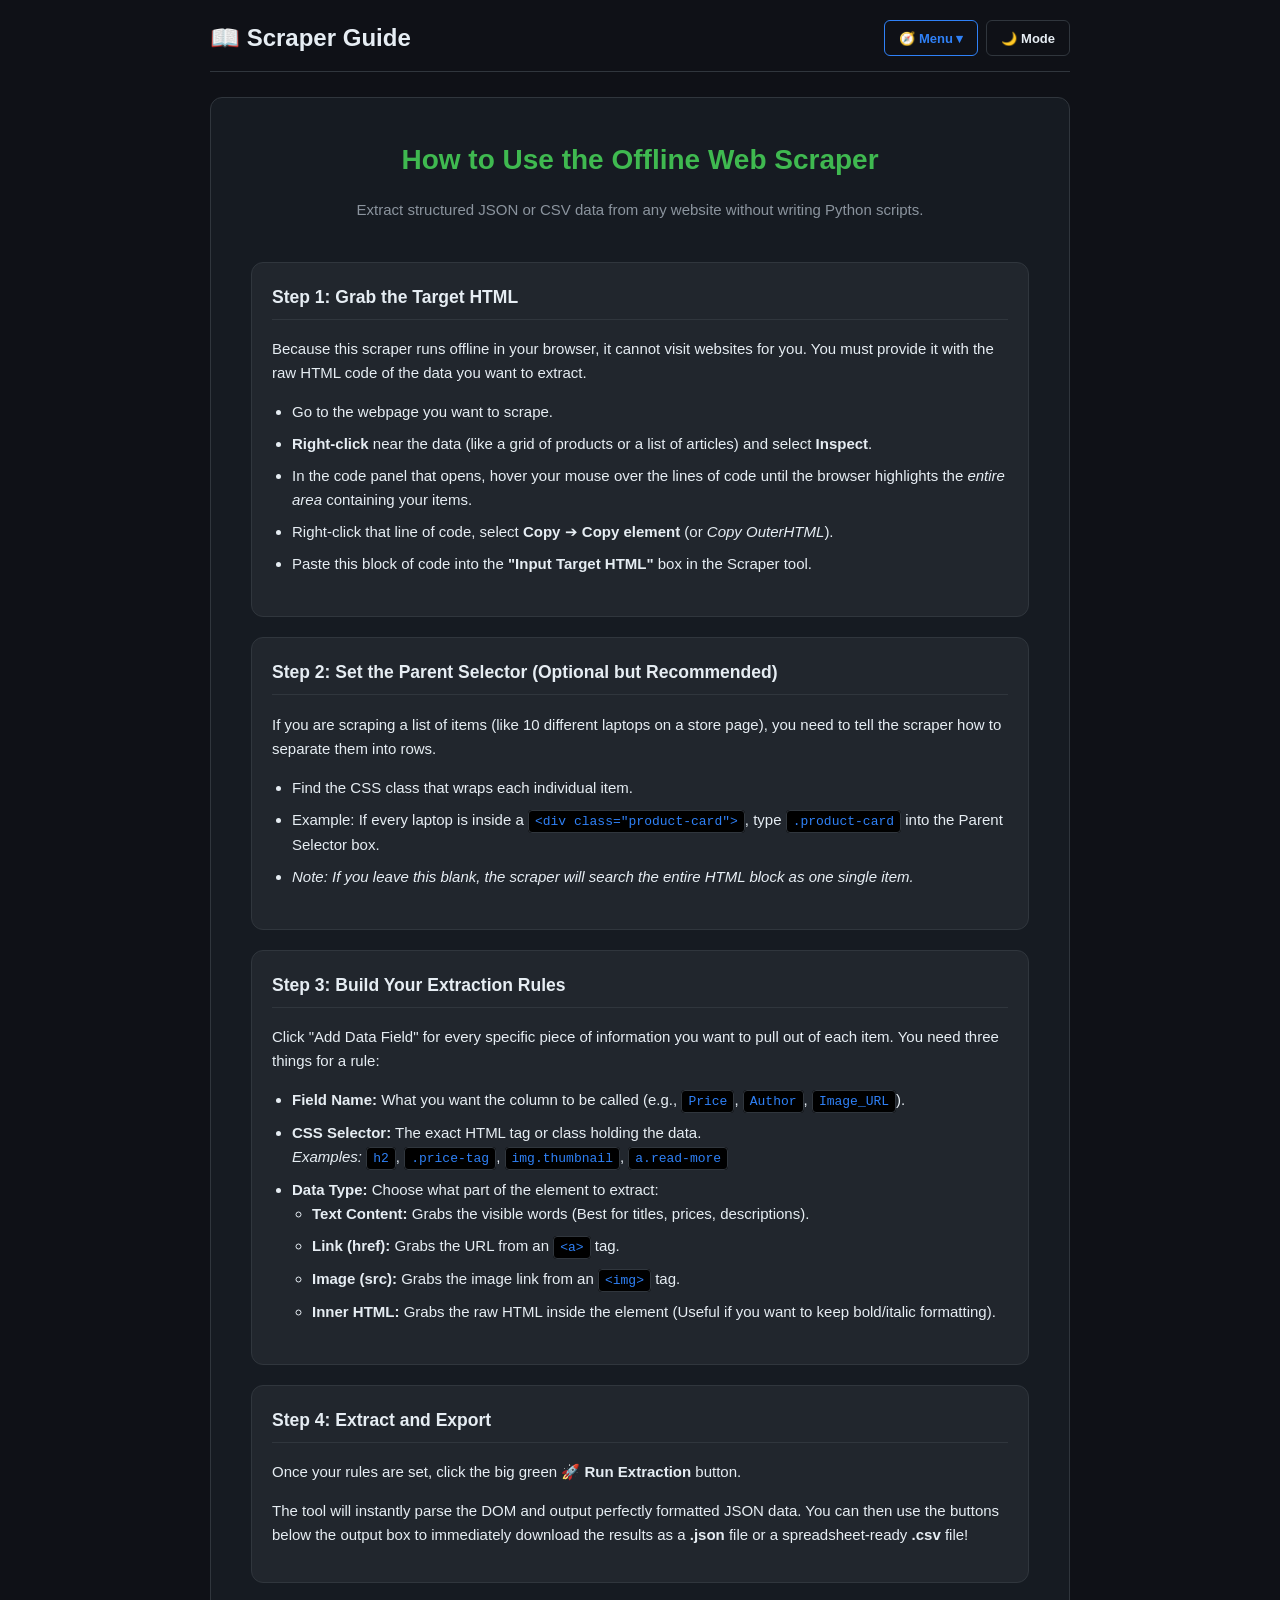
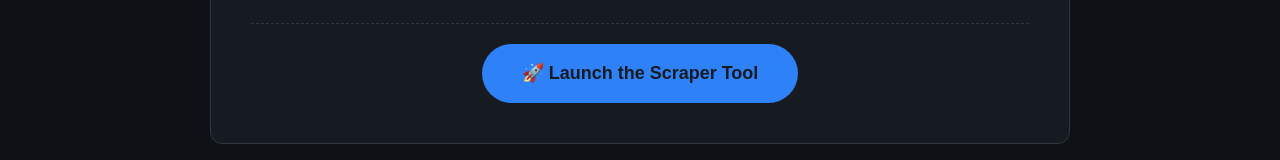
<file: scraper-guide.html>
<!DOCTYPE html>
<html lang="en">
<head>
<meta charset="UTF-8">
<meta name="viewport" content="width=device-width, initial-scale=1.0">
<title>Scraper Guide - Pro Developer Tools</title>
<link rel="icon" type="image/png" href="libs/dev-512.png">
<link rel="stylesheet" href="libs/style.css">
<style>
    .guide-content { line-height: 1.6; font-size: 15px; color: var(--text-primary); background: var(--surface-dark); padding: 40px; border-radius: var(--radius-lg); border: 1px solid var(--border-color); box-shadow: var(--shadow-soft); }
    .guide-content h3 { margin-top: 30px; border-bottom: 1px solid var(--border-color); padding-bottom: 8px; color: var(--text-primary); }
    .guide-content p { margin-bottom: 15px; }
    .guide-content ul { margin-bottom: 20px; padding-left: 20px; }
    .guide-content li { margin-bottom: 8px; }
    .code-badge { background: #000; color: var(--accent-primary); padding: 3px 6px; border-radius: 4px; font-family: monospace; border: 1px solid var(--border-color); font-size: 13px; }
    .step-box { background: var(--surface-light); padding: 20px; border-radius: var(--radius-lg); border: 1px solid var(--border-color); margin-bottom: 20px; }
    
    .launch-btn-container { text-align: center; margin-top: 40px; padding-top: 20px; border-top: 1px dashed var(--border-color); }
    .btn-launch { background: var(--accent-primary); color: var(--surface-dark); font-size: 18px; padding: 15px 40px; border-radius: 30px; text-decoration: none; font-weight: bold; display: inline-block; transition: transform 0.2s, opacity 0.2s; box-shadow: var(--shadow-soft); }
    .btn-launch:hover { transform: translateY(-2px); opacity: 0.9; }
</style>
</head>
<body>

<div class="container" style="max-width: 900px;">
    
    <div class="app-header" style="display: flex; flex-wrap: wrap; justify-content: space-between; align-items: center; border-bottom: 1px solid var(--border-color); padding-bottom: 15px; margin-bottom: 25px;">
        <div style="display: flex; align-items: center; gap: 15px;">
            <span style="font-size: 24px; font-weight: bold; color: var(--text-primary);">📖 Scraper Guide</span>
        </div>
        
        <div class="header-actions">
            <div class="dropdown-wrapper">
                <button class="header-btn" style="border-color: var(--accent-primary); color: var(--accent-primary); cursor: default;">🧭 Menu ▾</button>
                <div class="dropdown-menu">
                    <a href="index.html" class="dropdown-link">🏠 Main Suite</a>
                    <a href="workspace.html" class="dropdown-link">💻 Code Workspace</a>
                    <a href="editor.html" class="dropdown-link">⚖️ Diff Editor</a>
                    <a href="scraper.html" class="dropdown-link">🕸️ Data Scraper</a>
                    <a href="notes.html" class="dropdown-link">📝 Dev Notes</a>
                </div>
            </div>
            <button id="theme-toggle-btn" class="header-btn">🌙 Mode</button>
        </div>
    </div>

    <div class="guide-content">
        <h2 class="text-teal" style="text-align: center; font-size: 28px; margin-bottom: 10px; margin-top: 0;">How to Use the Offline Web Scraper</h2>
        <p style="text-align: center; color: var(--text-secondary); margin-bottom: 40px;">Extract structured JSON or CSV data from any website without writing Python scripts.</p>

        <div class="step-box">
            <h3 class="text-accent" style="margin-top: 0;">Step 1: Grab the Target HTML</h3>
            <p>Because this scraper runs offline in your browser, it cannot visit websites for you. You must provide it with the raw HTML code of the data you want to extract.</p>
            <ul>
                <li>Go to the webpage you want to scrape.</li>
                <li><strong>Right-click</strong> near the data (like a grid of products or a list of articles) and select <strong>Inspect</strong>.</li>
                <li>In the code panel that opens, hover your mouse over the lines of code until the browser highlights the <em>entire area</em> containing your items.</li>
                <li>Right-click that line of code, select <strong>Copy</strong> ➔ <strong>Copy element</strong> (or <em>Copy OuterHTML</em>).</li>
                <li>Paste this block of code into the <strong>"Input Target HTML"</strong> box in the Scraper tool.</li>
            </ul>
        </div>

        <div class="step-box">
            <h3 class="text-warning" style="margin-top: 0;">Step 2: Set the Parent Selector (Optional but Recommended)</h3>
            <p>If you are scraping a list of items (like 10 different laptops on a store page), you need to tell the scraper how to separate them into rows.</p>
            <ul>
                <li>Find the CSS class that wraps each individual item.</li>
                <li>Example: If every laptop is inside a <span class="code-badge">&lt;div class="product-card"&gt;</span>, type <span class="code-badge">.product-card</span> into the Parent Selector box.</li>
                <li><em>Note: If you leave this blank, the scraper will search the entire HTML block as one single item.</em></li>
            </ul>
        </div>

        <div class="step-box">
            <h3 class="text-success" style="margin-top: 0;">Step 3: Build Your Extraction Rules</h3>
            <p>Click "Add Data Field" for every specific piece of information you want to pull out of each item. You need three things for a rule:</p>
            <ul>
                <li><strong>Field Name:</strong> What you want the column to be called (e.g., <span class="code-badge">Price</span>, <span class="code-badge">Author</span>, <span class="code-badge">Image_URL</span>).</li>
                <li><strong>CSS Selector:</strong> The exact HTML tag or class holding the data. 
                    <br><em>Examples:</em> <span class="code-badge">h2</span>, <span class="code-badge">.price-tag</span>, <span class="code-badge">img.thumbnail</span>, <span class="code-badge">a.read-more</span>
                </li>
                <li><strong>Data Type:</strong> Choose what part of the element to extract:
                    <ul>
                        <li><strong>Text Content:</strong> Grabs the visible words (Best for titles, prices, descriptions).</li>
                        <li><strong>Link (href):</strong> Grabs the URL from an <span class="code-badge">&lt;a&gt;</span> tag.</li>
                        <li><strong>Image (src):</strong> Grabs the image link from an <span class="code-badge">&lt;img&gt;</span> tag.</li>
                        <li><strong>Inner HTML:</strong> Grabs the raw HTML inside the element (Useful if you want to keep bold/italic formatting).</li>
                    </ul>
                </li>
            </ul>
        </div>

        <div class="step-box" style="margin-bottom: 0;">
            <h3 class="text-danger" style="margin-top: 0;">Step 4: Extract and Export</h3>
            <p>Once your rules are set, click the big green <strong>🚀 Run Extraction</strong> button.</p>
            <p>The tool will instantly parse the DOM and output perfectly formatted JSON data. You can then use the buttons below the output box to immediately download the results as a <strong>.json</strong> file or a spreadsheet-ready <strong>.csv</strong> file!</p>
        </div>

        <div class="launch-btn-container">
            <a href="scraper.html" class="btn-launch">🚀 Launch the Scraper Tool</a>
        </div>
    </div>

</div>

<script>
    const themeBtn = document.getElementById('theme-toggle-btn');
    const htmlTag = document.documentElement;
    const savedTheme = localStorage.getItem('app_theme');
    if (savedTheme === 'light') { htmlTag.setAttribute('data-theme', 'light'); if (themeBtn) themeBtn.textContent = '☀️ Mode'; }
    if (themeBtn) {
        themeBtn.onclick = () => {
            if (htmlTag.getAttribute('data-theme') === 'light') { htmlTag.removeAttribute('data-theme'); localStorage.setItem('app_theme', 'dark'); themeBtn.textContent = '🌙 Mode'; } 
            else { htmlTag.setAttribute('data-theme', 'light'); localStorage.setItem('app_theme', 'light'); themeBtn.textContent = '☀️ Mode'; }
        };
    }
</script>
</body>
</html>
</file>
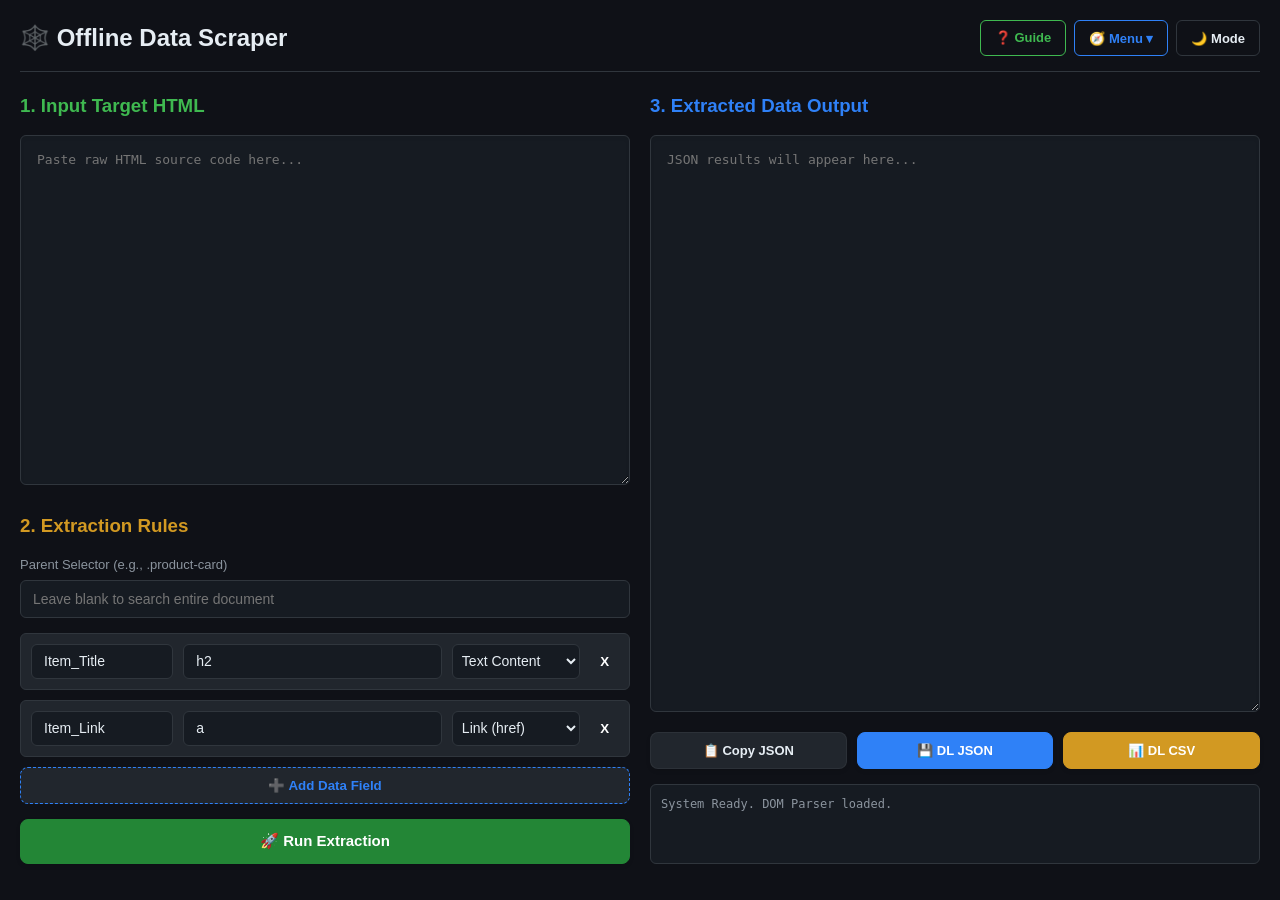
<file: scraper.html>
<!DOCTYPE html>
<html lang="en">
<head>
<meta charset="UTF-8">
<meta name="viewport" content="width=device-width, initial-scale=1.0">
<title>Offline Web Scraper - Pro Developer Tools</title>
<link rel="icon" type="image/png" href="libs/dev-512.png">
<link rel="stylesheet" href="libs/style.css">
<style>
    .rule-row { display: flex; gap: 10px; margin-bottom: 10px; align-items: center; background: var(--surface-light); padding: 10px; border-radius: var(--radius-md); border: 1px solid var(--border-color); }
    .rule-row input, .rule-row select { height: 35px; margin: 0; }
    .btn-remove-rule { background: var(--color-error); color: white; border: none; border-radius: 8px; padding: 0 10px; height: 35px; cursor: pointer; font-weight: bold; transition: all 0.2s ease; }
    .btn-remove-rule:hover { filter: brightness(1.1); transform: translateY(-1px); }
    .btn-add-rule { background: var(--surface-light); color: var(--accent-primary); border: 1px dashed var(--accent-primary); width: 100%; padding: 10px; border-radius: 8px; cursor: pointer; font-weight: bold; margin-bottom: 15px; transition: all 0.2s ease; }
    .btn-add-rule:hover { background: rgba(47, 129, 247, 0.1); transform: translateY(-1px); }
    .modern-split-grid { display: grid; grid-template-columns: 1fr 1fr; gap: 20px; }
    @media screen and (max-width: 768px) {
        .modern-split-grid { display: flex; flex-direction: column; width: 100%; overflow-x: hidden; }
        .container { padding: 10px; max-width: 100vw; overflow-x: hidden; }
        .panel { max-width: 100%; overflow-x: hidden; box-sizing: border-box; }
        #scrape-output { max-width: 100%; box-sizing: border-box; }
    }
</style>
</head>
<body>
<div class="container" style="max-width: 1500px;">

    <div class="app-header" style="display: flex; flex-wrap: wrap; justify-content: space-between; align-items: center; border-bottom: 1px solid var(--border-color); padding-bottom: 15px; margin-bottom: 20px;">
        <span style="font-size: 24px; font-weight: bold; color: var(--text-primary);">🕸️ Offline Data Scraper</span>
        <div class="header-actions">
            <a href="scraper-guide.html" class="header-btn" style="text-decoration: none; border-color: var(--color-teal); color: var(--color-teal);">❓ Guide</a>
            <div class="dropdown-wrapper">
                <button class="header-btn" style="border-color: var(--accent-primary); color: var(--accent-primary); cursor: default;">🧭 Menu ▾</button>
                <div class="dropdown-menu">
                    <a href="index.html" class="dropdown-link">🏠 Main Suite</a>
                    <a href="workspace.html" class="dropdown-link">💻 Code Workspace</a>
                    <a href="editor.html" class="dropdown-link">⚖️ Diff Editor</a>
                    <a href="notes.html" class="dropdown-link">📝 Dev Notes</a>
                </div>
            </div>
            <button id="theme-toggle-btn" class="header-btn">🌙 Mode</button>
        </div>
    </div>

    <div class="modern-split-grid">
        <div style="display: flex; flex-direction: column; gap: 20px;">
            <div class="panel">
                <h3 class="text-teal mb-15">1. Input Target HTML</h3>
                <textarea id="scrape-html" class="code-area" style="height: 200px;" placeholder="Paste raw HTML source code here..."></textarea>
            </div>
            <div class="panel">
                <h3 class="text-warning mb-15">2. Extraction Rules</h3>
                <label style="font-size: 13px; color: var(--text-secondary); margin-bottom: 5px; display: block;">Parent Selector (e.g., .product-card)</label>
                <input type="text" id="parent-selector" class="custom-input mb-15" placeholder="Leave blank to search entire document">
                <div id="rules-container"></div>
                <button id="btn-add-rule" class="btn-add-rule">➕ Add Data Field</button>
                <div class="action-row" style="margin-top: 0;">
                    <button id="btn-extract" style="background: var(--color-success); color: #fff; width: 100%; height: 45px; border-color: var(--color-success); font-size: 15px;">🚀 Run Extraction</button>
                </div>
            </div>
        </div>

        <div class="panel" style="display: flex; flex-direction: column; height: auto; min-height: 500px;">
            <h3 class="text-accent mb-15">3. Extracted Data Output</h3>
            <textarea id="scrape-output" class="code-area" readonly style="flex-grow: 1; margin-bottom: 15px;" placeholder="JSON results will appear here..."></textarea>
            
            <div class="action-row" style="width: 100%; display: flex; gap: 10px;">
                <button id="btn-copy-json" style="flex: 1;">📋 Copy JSON</button>
                <button id="btn-dl-json" style="background: var(--accent-primary); color: #fff; border-color: var(--accent-primary); flex: 1;">💾 DL JSON</button>
                <button id="btn-dl-csv" style="background: var(--color-warning); color: #fff; border-color: var(--color-warning); flex: 1;">📊 DL CSV</button>
            </div>
            <div id="scrape-log-area" class="log-area" style="margin-top: 15px;"><div>System Ready. DOM Parser loaded.</div></div>
        </div>
    </div>
</div>

<script>
    const themeBtn = document.getElementById('theme-toggle-btn');
    const htmlTag = document.documentElement;
    const savedTheme = localStorage.getItem('app_theme');
    if (savedTheme === 'light') { htmlTag.setAttribute('data-theme', 'light'); if (themeBtn) themeBtn.textContent = '☀️ Mode'; }
    if (themeBtn) {
        themeBtn.onclick = () => {
            if (htmlTag.getAttribute('data-theme') === 'light') { htmlTag.removeAttribute('data-theme'); localStorage.setItem('app_theme', 'dark'); themeBtn.textContent = '🌙 Mode'; } 
            else { htmlTag.setAttribute('data-theme', 'light'); localStorage.setItem('app_theme', 'light'); themeBtn.textContent = '☀️ Mode'; }
        };
    }
</script>
<script src="libs/scraper.js"></script>
</body>
</html>
</file>
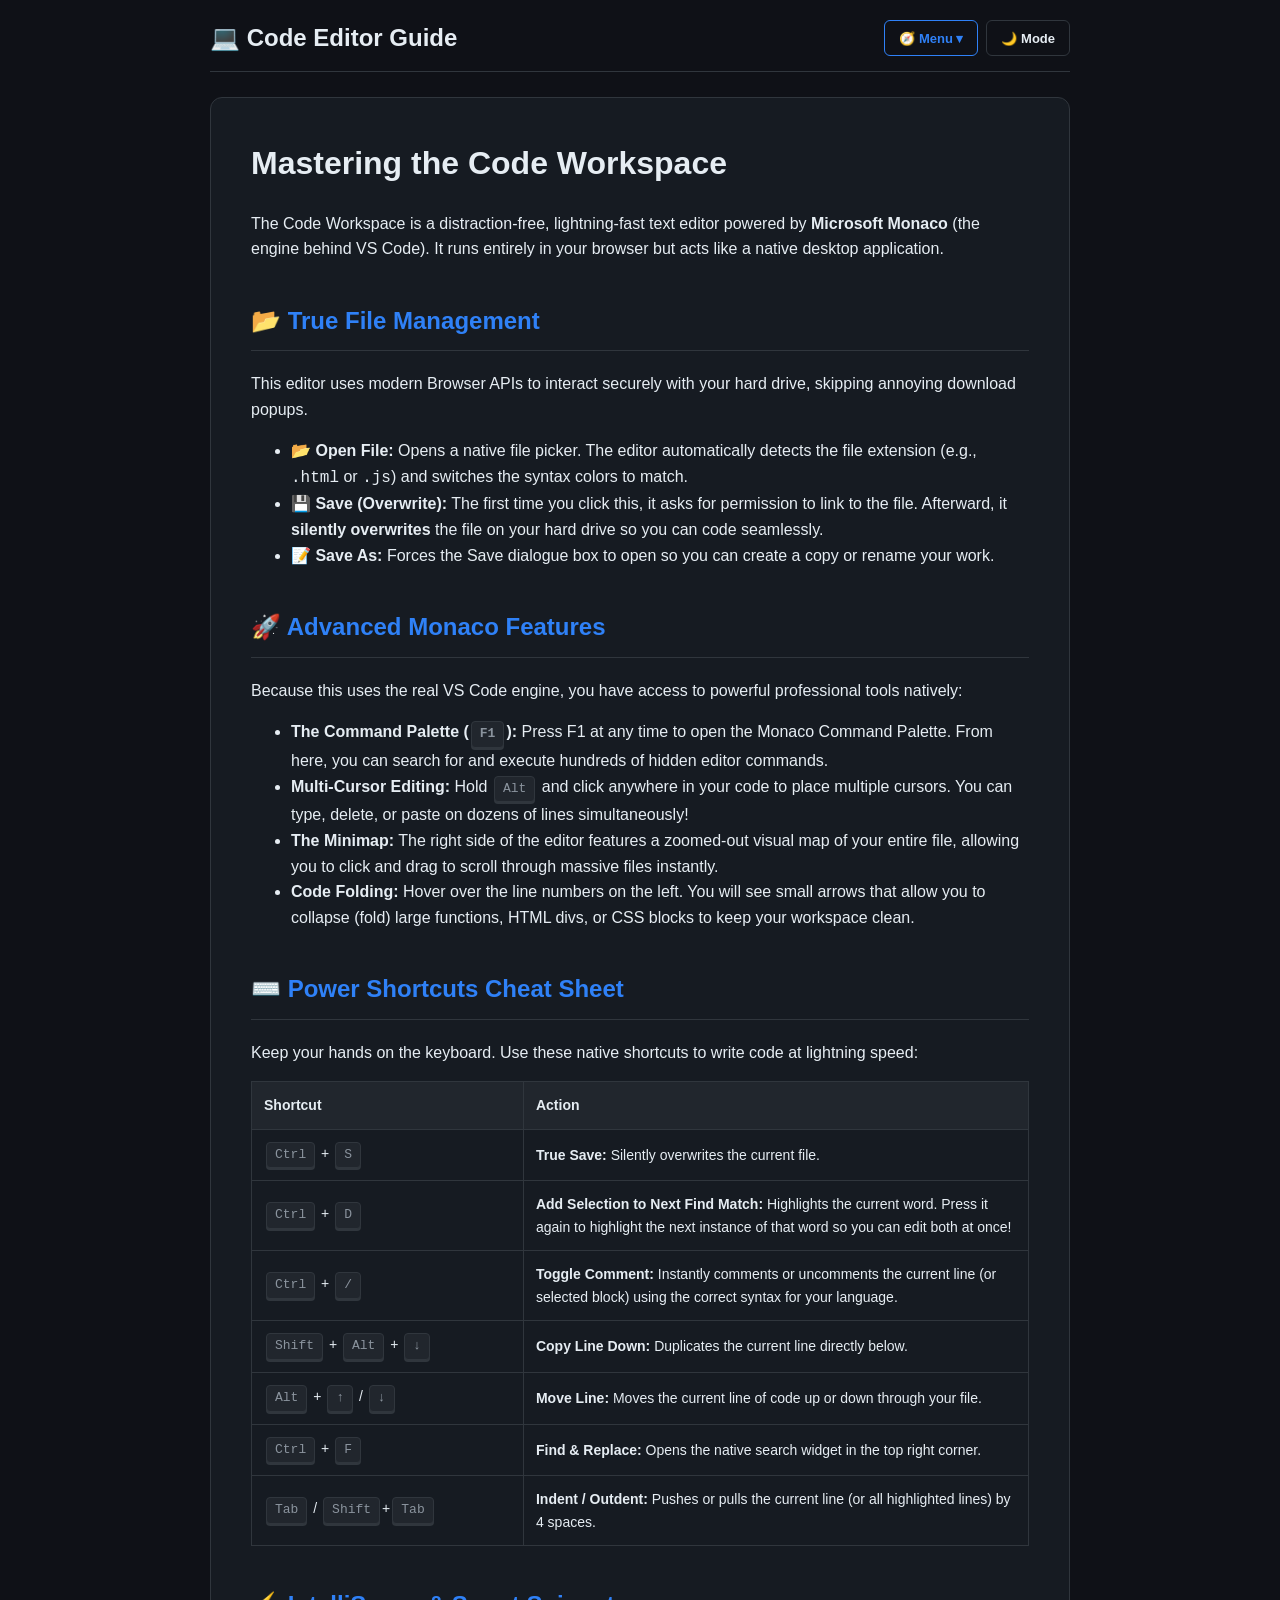
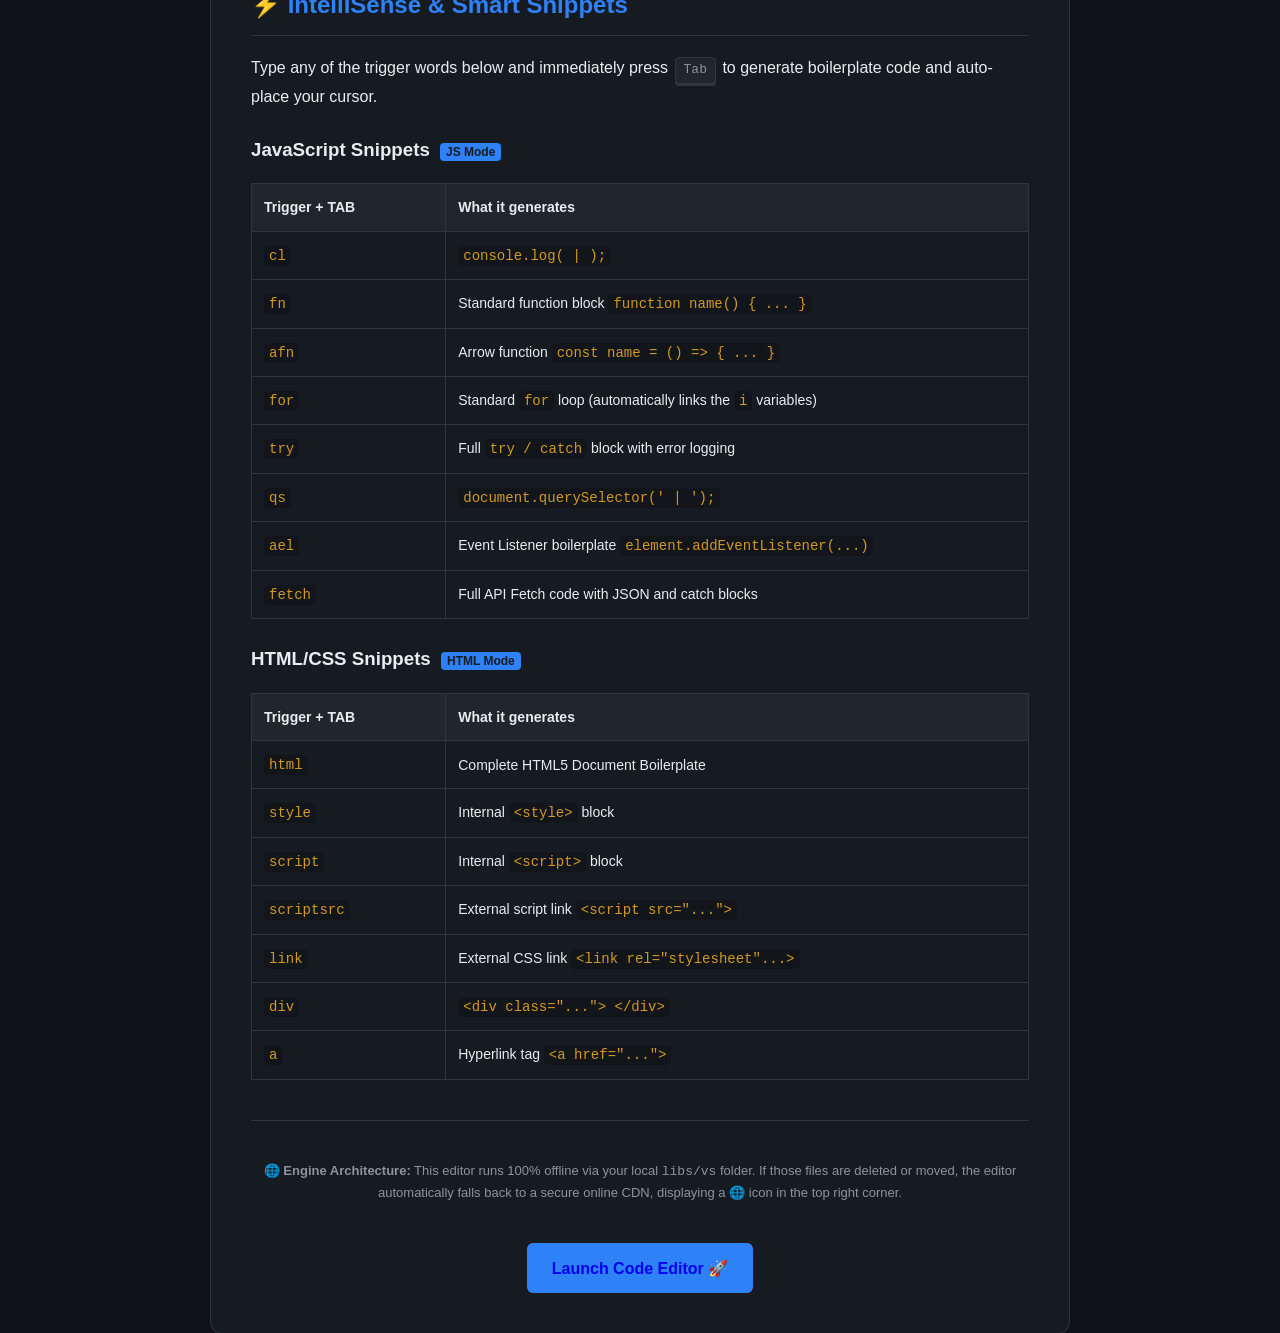
<file: workspace-guide.html>
<!DOCTYPE html>
<html lang="en">
<head>
<meta charset="UTF-8">
<meta name="viewport" content="width=device-width, initial-scale=1.0">
<title>Code Editor Guide - Pro Developer Tools</title>
<link rel="icon" type="image/png" href="libs/dev-512.png">
<link rel="stylesheet" href="libs/style.css">
<style>
    .guide-content { background: var(--surface-dark); padding: 40px; border-radius: var(--radius-lg); border: 1px solid var(--border-color); box-shadow: var(--shadow-soft); font-size: 16px; line-height: 1.6; }
    .guide-content h2 { color: var(--accent-primary); border-bottom: 1px solid var(--border-color); padding-bottom: 10px; margin-top: 40px; }
    .guide-content h3 { color: var(--text-primary); margin-top: 25px; }
    .keyboard-key { display: inline-block; background: var(--surface-light); border: 1px solid var(--border-color); padding: 2px 8px; border-radius: 4px; font-family: monospace; font-size: 13px; color: var(--text-secondary); box-shadow: 0 2px 0 var(--border-color); margin: 0 2px; }
    table { width: 100%; border-collapse: collapse; margin-top: 15px; font-size: 14px; }
    th, td { padding: 12px; border: 1px solid var(--border-color); text-align: left; }
    th { background: var(--surface-light); color: var(--text-primary); }
    td code { color: var(--color-warning); font-family: 'Consolas', monospace; font-size: 14px; background: rgba(0,0,0,0.2); padding: 2px 5px; border-radius: 4px; }
    .badge { background: var(--accent-primary); color: var(--surface-dark); padding: 2px 6px; border-radius: 4px; font-size: 12px; font-weight: bold; margin-left: 5px;}
</style>
</head>
<body>

<div class="container" style="max-width: 900px;">

    <div class="app-header" style="display: flex; flex-wrap: wrap; justify-content: space-between; align-items: center; border-bottom: 1px solid var(--border-color); padding-bottom: 15px; margin-bottom: 25px;">
        <div style="display: flex; align-items: center; gap: 15px;">
            <span style="font-size: 24px; font-weight: bold; color: var(--text-primary);">💻 Code Editor Guide</span>
        </div>
        
        <div class="header-actions">
            <div class="dropdown-wrapper">
                <button class="header-btn" style="border-color: var(--accent-primary); color: var(--accent-primary); cursor: default;">🧭 Menu ▾</button>
                <div class="dropdown-menu">
                    <a href="index.html" class="dropdown-link">🏠 Main Suite</a>
                    <a href="workspace.html" class="dropdown-link">💻 Code Workspace</a>
                    <a href="editor.html" class="dropdown-link">⚖️ Diff Editor</a>
                    <a href="scraper.html" class="dropdown-link">🕸️ Data Scraper</a>
                    <a href="notes.html" class="dropdown-link">📝 Dev Notes</a>
                </div>
            </div>
            <button id="theme-toggle-btn" class="header-btn">🌙 Mode</button>
        </div>
    </div>

    <div class="guide-content">
        <h1 style="margin-top: 0; color: var(--text-primary);">Mastering the Code Workspace</h1>
        <p>The Code Workspace is a distraction-free, lightning-fast text editor powered by <strong>Microsoft Monaco</strong> (the engine behind VS Code). It runs entirely in your browser but acts like a native desktop application.</p>

        <h2>📂 True File Management</h2>
        <p>This editor uses modern Browser APIs to interact securely with your hard drive, skipping annoying download popups.</p>
        <ul>
            <li><strong>📂 Open File:</strong> Opens a native file picker. The editor automatically detects the file extension (e.g., <code>.html</code> or <code>.js</code>) and switches the syntax colors to match.</li>
            <li><strong>💾 Save (Overwrite):</strong> The first time you click this, it asks for permission to link to the file. Afterward, it <strong>silently overwrites</strong> the file on your hard drive so you can code seamlessly.</li>
            <li><strong>📝 Save As:</strong> Forces the Save dialogue box to open so you can create a copy or rename your work.</li>
        </ul>

        <h2>🚀 Advanced Monaco Features</h2>
        <p>Because this uses the real VS Code engine, you have access to powerful professional tools natively:</p>
        <ul>
            <li><strong>The Command Palette (<span class="keyboard-key">F1</span>):</strong> Press F1 at any time to open the Monaco Command Palette. From here, you can search for and execute hundreds of hidden editor commands.</li>
            <li><strong>Multi-Cursor Editing:</strong> Hold <span class="keyboard-key">Alt</span> and click anywhere in your code to place multiple cursors. You can type, delete, or paste on dozens of lines simultaneously!</li>
            <li><strong>The Minimap:</strong> The right side of the editor features a zoomed-out visual map of your entire file, allowing you to click and drag to scroll through massive files instantly.</li>
            <li><strong>Code Folding:</strong> Hover over the line numbers on the left. You will see small arrows that allow you to collapse (fold) large functions, HTML divs, or CSS blocks to keep your workspace clean.</li>
        </ul>

        <h2>⌨️ Power Shortcuts Cheat Sheet</h2>
        <p>Keep your hands on the keyboard. Use these native shortcuts to write code at lightning speed:</p>
        
        <table>
            <tr>
                <th style="width: 35%;">Shortcut</th>
                <th>Action</th>
            </tr>
            <tr>
                <td><span class="keyboard-key">Ctrl</span> + <span class="keyboard-key">S</span></td>
                <td><strong>True Save:</strong> Silently overwrites the current file.</td>
            </tr>
            <tr>
                <td><span class="keyboard-key">Ctrl</span> + <span class="keyboard-key">D</span></td>
                <td><strong>Add Selection to Next Find Match:</strong> Highlights the current word. Press it again to highlight the next instance of that word so you can edit both at once!</td>
            </tr>
            <tr>
                <td><span class="keyboard-key">Ctrl</span> + <span class="keyboard-key">/</span></td>
                <td><strong>Toggle Comment:</strong> Instantly comments or uncomments the current line (or selected block) using the correct syntax for your language.</td>
            </tr>
            <tr>
                <td><span class="keyboard-key">Shift</span> + <span class="keyboard-key">Alt</span> + <span class="keyboard-key">↓</span></td>
                <td><strong>Copy Line Down:</strong> Duplicates the current line directly below.</td>
            </tr>
            <tr>
                <td><span class="keyboard-key">Alt</span> + <span class="keyboard-key">↑</span> / <span class="keyboard-key">↓</span></td>
                <td><strong>Move Line:</strong> Moves the current line of code up or down through your file.</td>
            </tr>
            <tr>
                <td><span class="keyboard-key">Ctrl</span> + <span class="keyboard-key">F</span></td>
                <td><strong>Find & Replace:</strong> Opens the native search widget in the top right corner.</td>
            </tr>
            <tr>
                <td><span class="keyboard-key">Tab</span> / <span class="keyboard-key">Shift</span>+<span class="keyboard-key">Tab</span></td>
                <td><strong>Indent / Outdent:</strong> Pushes or pulls the current line (or all highlighted lines) by 4 spaces.</td>
            </tr>
        </table>

        <h2>⚡ IntelliSense & Smart Snippets</h2>
        <p>Type any of the trigger words below and immediately press <span class="keyboard-key">Tab</span> to generate boilerplate code and auto-place your cursor.</p>
        
        <h3>JavaScript Snippets <span class="badge">JS Mode</span></h3>
        <table>
            <tr><th style="width: 25%;">Trigger + TAB</th><th>What it generates</th></tr>
            <tr><td><code>cl</code></td><td><code>console.log( | );</code></td></tr>
            <tr><td><code>fn</code></td><td>Standard function block <code>function name() { ... }</code></td></tr>
            <tr><td><code>afn</code></td><td>Arrow function <code>const name = () => { ... }</code></td></tr>
            <tr><td><code>for</code></td><td>Standard <code>for</code> loop (automatically links the <code>i</code> variables)</td></tr>
            <tr><td><code>try</code></td><td>Full <code>try / catch</code> block with error logging</td></tr>
            <tr><td><code>qs</code></td><td><code>document.querySelector(' | ');</code></td></tr>
            <tr><td><code>ael</code></td><td>Event Listener boilerplate <code>element.addEventListener(...)</code></td></tr>
            <tr><td><code>fetch</code></td><td>Full API Fetch code with JSON and catch blocks</td></tr>
        </table>

        <h3>HTML/CSS Snippets <span class="badge">HTML Mode</span></h3>
        <table>
            <tr><th style="width: 25%;">Trigger + TAB</th><th>What it generates</th></tr>
            <tr><td><code>html</code></td><td>Complete HTML5 Document Boilerplate</td></tr>
            <tr><td><code>style</code></td><td>Internal <code>&lt;style&gt;</code> block</td></tr>
            <tr><td><code>script</code></td><td>Internal <code>&lt;script&gt;</code> block</td></tr>
            <tr><td><code>scriptsrc</code></td><td>External script link <code>&lt;script src="..."&gt;</code></td></tr>
            <tr><td><code>link</code></td><td>External CSS link <code>&lt;link rel="stylesheet"...&gt;</code></td></tr>
            <tr><td><code>div</code></td><td><code>&lt;div class="..."&gt; &lt;/div&gt;</code></td></tr>
            <tr><td><code>a</code></td><td>Hyperlink tag <code>&lt;a href="..."&gt;</code></td></tr>
        </table>

        <hr style="border: none; border-top: 1px solid var(--border-color); margin: 40px 0;">

        <p style="font-size: 13px; color: var(--text-secondary); text-align: center;"><strong>🌐 Engine Architecture:</strong> This editor runs 100% offline via your local <code>libs/vs</code> folder. If those files are deleted or moved, the editor automatically falls back to a secure online CDN, displaying a 🌐 icon in the top right corner.</p>
        
        <div style="text-align: center; margin-top: 40px;">
            <a href="workspace.html"><button style="background: var(--accent-primary); color: var(--text-inverse); font-size: 16px; padding: 0 25px; height: 50px; border-radius: var(--radius-md); border: none; font-weight: bold; cursor: pointer;">Launch Code Editor 🚀</button></a>
        </div>
    </div>

</div>

<script>
    const themeBtn = document.getElementById('theme-toggle-btn');
    const htmlTag = document.documentElement;
    const savedTheme = localStorage.getItem('app_theme');
    if (savedTheme === 'light') { htmlTag.setAttribute('data-theme', 'light'); if (themeBtn) themeBtn.textContent = '☀️ Mode'; }
    if (themeBtn) {
        themeBtn.onclick = () => {
            if (htmlTag.getAttribute('data-theme') === 'light') { htmlTag.removeAttribute('data-theme'); localStorage.setItem('app_theme', 'dark'); themeBtn.textContent = '🌙 Mode'; } 
            else { htmlTag.setAttribute('data-theme', 'light'); localStorage.setItem('app_theme', 'light'); themeBtn.textContent = '☀️ Mode'; }
        };
    }
</script>
</body>
</html>
</file>
<file: libs/style.css>
/* ==========================================
   PRO DEVELOPER TOOLS - MODERN MINIMAL UI
   ========================================== */

:root {
    --bg-start: #0f1117; --bg-end: #0f1117;
    --surface-dark: #161b22; --surface-light: #21262d; --border-color: #30363d;
    --text-primary: #e6edf3; --text-secondary: #8b949e;
    --accent-primary: #2f81f7; --color-success: #238636; --color-warning: #d29922;
    --color-danger: #f85149; --color-teal: #3fb950; --color-custom: #a371f7;
    --radius-md: 6px; --radius-lg: 12px;
    --font-main: -apple-system, BlinkMacSystemFont, "Segoe UI", Helvetica, Arial, sans-serif;
    --font-mono: ui-monospace, SFMono-Regular, "SF Mono", Menlo, Consolas, monospace;
}

[data-theme="light"] {
    --bg-start: #f6f8fa; --bg-end: #f6f8fa;
    --surface-dark: #ffffff; --surface-light: #f3f4f6; --border-color: #d0d7de;
    --text-primary: #24292f; --text-secondary: #57606a;
}

* { box-sizing: border-box; }
body { margin: 0; padding: 0; font-family: var(--font-main); background: var(--bg-start); color: var(--text-primary); line-height: 1.5; -webkit-font-smoothing: antialiased; }
.container { max-width: 1400px; margin: 0 auto; padding: 20px; }

h1, h2, h3 { margin-top: 0; font-weight: 600; }
.text-accent { color: var(--accent-primary); } .text-success { color: var(--color-success); }
.text-warning { color: var(--color-warning); } .text-danger { color: var(--color-danger); }
.text-teal { color: var(--color-teal); } .text-custom { color: var(--color-custom); }
.fw-bold { font-weight: 600; } .mb-15 { margin-bottom: 15px; }

/* Navigation & Header */
.header-btn { background: transparent; border: 1px solid var(--border-color); color: var(--text-primary); padding: 6px 12px; border-radius: var(--radius-md); font-size: 13px; font-weight: 500; cursor: pointer; transition: all 0.2s ease; }
.header-btn:hover { background: var(--surface-light); border-color: var(--text-secondary); }

.tab-nav { display: flex; gap: 8px; margin-bottom: 20px; border-bottom: 1px solid var(--border-color); padding-bottom: 10px; }
.tab-btn { background: transparent; border: none; color: var(--text-secondary); padding: 8px 16px; font-size: 14px; font-weight: 600; cursor: pointer; border-radius: var(--radius-md); transition: 0.2s; }
.tab-btn:hover { color: var(--text-primary); background: var(--surface-dark); }
.tab-btn.active { background: var(--surface-light); color: var(--text-primary); border: 1px solid var(--border-color); }
.tab-pane { display: none; animation: fadeIn 0.3s ease; }
.tab-pane.active { display: block; }

/* Inputs */
.custom-input, select { width: 100%; padding: 10px 12px; border-radius: var(--radius-md); border: 1px solid var(--border-color); background: var(--surface-dark); color: var(--text-primary); font-family: var(--font-main); font-size: 14px; outline: none; transition: 0.2s; }
.custom-input:focus, select:focus { border-color: var(--accent-primary); box-shadow: 0 0 0 3px rgba(47, 129, 247, 0.2); }
.code-area { width: 100%; min-height: 350px; padding: 16px; border-radius: var(--radius-md); border: 1px solid var(--border-color); background: var(--surface-dark); color: var(--text-primary); font-family: var(--font-mono); font-size: 13px; resize: vertical; outline: none; transition: 0.2s; box-shadow: inset 0 2px 4px rgba(0,0,0,0.05); }
.code-area:focus { border-color: var(--accent-primary); }

/* Layout grids */
.modern-split-grid { display: grid; grid-template-columns: 1fr 1fr; gap: 20px; align-items: stretch; }
.grid-col { display: flex; flex-direction: column; gap: 10px; height: 100%; }
.drop-zone-wrapper { height: 44px; display: flex; align-items: center; justify-content: center; }
.drop-zone { border: 2px dashed var(--border-color); border-radius: var(--radius-md); text-align: center; color: var(--text-secondary); font-size: 13px; font-weight: bold; cursor: pointer; transition: all 0.2s ease; background: var(--surface-dark); width: 100%; }
.drop-zone:hover { border-color: var(--accent-primary); color: var(--text-primary); background: rgba(47, 129, 247, 0.05); }
.log-area { margin-top: 15px; padding: 10px; background: var(--surface-dark); border: 1px solid var(--border-color); border-radius: var(--radius-md); font-family: var(--font-mono); font-size: 12px; height: 80px; overflow-y: auto; color: var(--text-secondary); }

/* 🚀 PREMIUM BUTTONS (Now applied to toolbars in workspace/notes too!) */
.action-row { display: flex; gap: 10px; flex-wrap: wrap; margin-top: 5px; }
.action-row button, .editor-toolbar button {
    padding: 10px 18px; border-radius: 8px; font-size: 13px; font-weight: 600; cursor: pointer;
    border: 1px solid rgba(255, 255, 255, 0.05); background: var(--surface-light); color: var(--text-primary);
    transition: all 0.25s cubic-bezier(0.4, 0, 0.2, 1); box-shadow: 0 2px 4px rgba(0,0,0,0.1);
    display: inline-flex; align-items: center; justify-content: center; gap: 6px;
}
.action-row button:hover, .editor-toolbar button:hover { 
    transform: translateY(-2px); box-shadow: 0 6px 12px rgba(0,0,0,0.15); 
    filter: brightness(1.15); border-color: rgba(255, 255, 255, 0.1); 
}
.action-row button:active, .editor-toolbar button:active { transform: translateY(0); box-shadow: 0 1px 2px rgba(0,0,0,0.1); }

.btn-clear { background: transparent !important; color: var(--color-danger) !important; border: 1px solid rgba(248, 81, 73, 0.3) !important; box-shadow: none !important; }
.btn-clear:hover { background: rgba(248, 81, 73, 0.1) !important; border-color: var(--color-danger) !important; }

/* 🚀 VAULT MODAL FIX */
.modal-overlay { display: none; position: fixed; top:0; left:0; right:0; bottom:0; background: rgba(0,0,0,0.7); z-index: 10000; align-items: center; justify-content: center; backdrop-filter: blur(4px); }
.modal-overlay.active { display: flex; animation: fadeIn 0.2s ease; }
.modal-content { background: var(--surface-dark); padding: 25px; border-radius: var(--radius-lg); border: 1px solid var(--border-color); width: 90%; max-width: 500px; box-shadow: 0 10px 30px rgba(0,0,0,0.5); }
.modal-header { display: flex; justify-content: space-between; align-items: center; border-bottom: 1px solid var(--border-color); padding-bottom: 15px; margin-bottom: 15px; }

/* 🚀 HEADER DROPDOWN MENU & BUTTONS */
.header-actions { display: flex; gap: 8px; align-items: center; }
.header-btn { 
    background: transparent; border: 1px solid var(--border-color); color: var(--text-primary); 
    padding: 8px 14px; border-radius: var(--radius-md); font-size: 13px; font-weight: 600; 
    cursor: pointer; transition: all 0.2s ease; display: inline-flex; align-items: center; gap: 6px; box-sizing: border-box; height: 36px;
}
.header-btn:hover { background: var(--surface-light); filter: brightness(1.1); transform: translateY(-1px); }

/* The invisible hover bridge ensures the menu never collapses */
.dropdown-wrapper { position: relative; display: inline-block; padding-bottom: 12px; margin-bottom: -12px; }
.dropdown-menu {
    position: absolute; top: 100%; right: 0; margin-top: 0;
    background: var(--surface-dark); border: 1px solid var(--border-color);
    border-radius: var(--radius-md); box-shadow: 0 10px 30px rgba(0,0,0,0.5);
    display: flex; flex-direction: column; gap: 4px; padding: 8px;
    opacity: 0; pointer-events: none; transform: translateY(-5px); transition: all 0.2s cubic-bezier(0.4, 0, 0.2, 1);
    z-index: 1000; min-width: 180px;
}
.dropdown-wrapper:hover .dropdown-menu { opacity: 1; pointer-events: auto; transform: translateY(0); }
.dropdown-link {
    text-decoration: none; color: var(--text-primary); padding: 10px 15px;
    border-radius: 4px; font-size: 13px; font-weight: 600; display: flex; align-items: center; gap: 10px; transition: 0.2s;
}
.dropdown-link:hover { background: var(--surface-light); color: var(--accent-primary); padding-left: 20px; }

/* Mobile Overrides */
@media screen and (max-width: 768px) {
    .header-actions { flex-wrap: wrap; justify-content: flex-end; }
    .dropdown-menu { right: auto; left: 0; } /* Prevents menu from going off-screen */
    
    .tab-nav { display: flex; flex-wrap: nowrap; overflow-x: auto; -webkit-overflow-scrolling: touch; padding-bottom: 8px; width: 100%; gap: 8px; }
    .tab-btn { flex-shrink: 0; white-space: nowrap; }
    
    .modern-split-grid { display: flex; flex-direction: column; }
    .mobile-order-1 { order: 1; } .mobile-order-2 { order: 2; } .mobile-order-3 { order: 3; } .mobile-order-4 { order: 4; }
    
    .floating-nav { bottom: 20px; left: 20px; }
    .fab-btn { width: 50px; height: 50px; font-size: 20px; }
}
</file>
